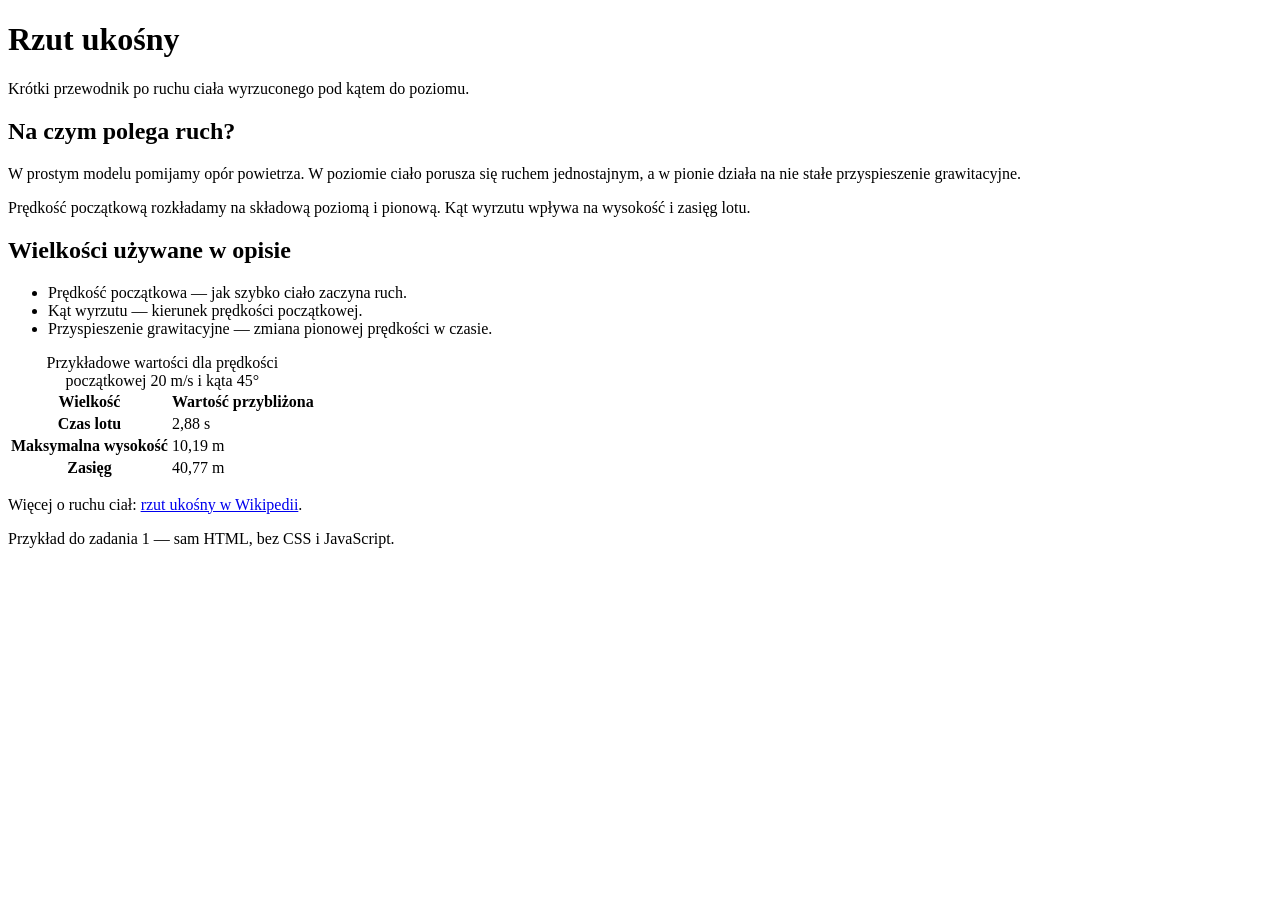
<file: assets/solutions_www/01_sol/index.html>
<!doctype html>
<html lang="pl">
<head>
  <meta charset="utf-8">
  <meta name="viewport" content="width=device-width, initial-scale=1">
  <title>Rzut ukośny — podstawowe informacje</title>
</head>
<body>
  <header>
    <h1>Rzut ukośny</h1>
    <p>Krótki przewodnik po ruchu ciała wyrzuconego pod kątem do poziomu.</p>
  </header>
  <main>
    <section>
      <h2>Na czym polega ruch?</h2>
      <p>W prostym modelu pomijamy opór powietrza. W poziomie ciało porusza się ruchem jednostajnym, a w pionie działa na nie stałe przyspieszenie grawitacyjne.</p>
      <p>Prędkość początkową rozkładamy na składową poziomą i pionową. Kąt wyrzutu wpływa na wysokość i zasięg lotu.</p>
    </section>
    <section>
      <h2>Wielkości używane w opisie</h2>
      <ul>
        <li>Prędkość początkowa — jak szybko ciało zaczyna ruch.</li>
        <li>Kąt wyrzutu — kierunek prędkości początkowej.</li>
        <li>Przyspieszenie grawitacyjne — zmiana pionowej prędkości w czasie.</li>
      </ul>
      <table>
        <caption>Przykładowe wartości dla prędkości początkowej 20 m/s i kąta 45°</caption>
        <thead>
          <tr><th scope="col">Wielkość</th><th scope="col">Wartość przybliżona</th></tr>
        </thead>
        <tbody>
          <tr><th scope="row">Czas lotu</th><td>2,88 s</td></tr>
          <tr><th scope="row">Maksymalna wysokość</th><td>10,19 m</td></tr>
          <tr><th scope="row">Zasięg</th><td>40,77 m</td></tr>
        </tbody>
      </table>
    </section>
    <p>Więcej o ruchu ciał: <a href="https://pl.wikipedia.org/wiki/Rzut_uko%C5%9Bny">rzut ukośny w Wikipedii</a>.</p>
  </main>
  <footer><p>Przykład do zadania 1 — sam HTML, bez CSS i JavaScript.</p></footer>
</body>
</html>
</file>
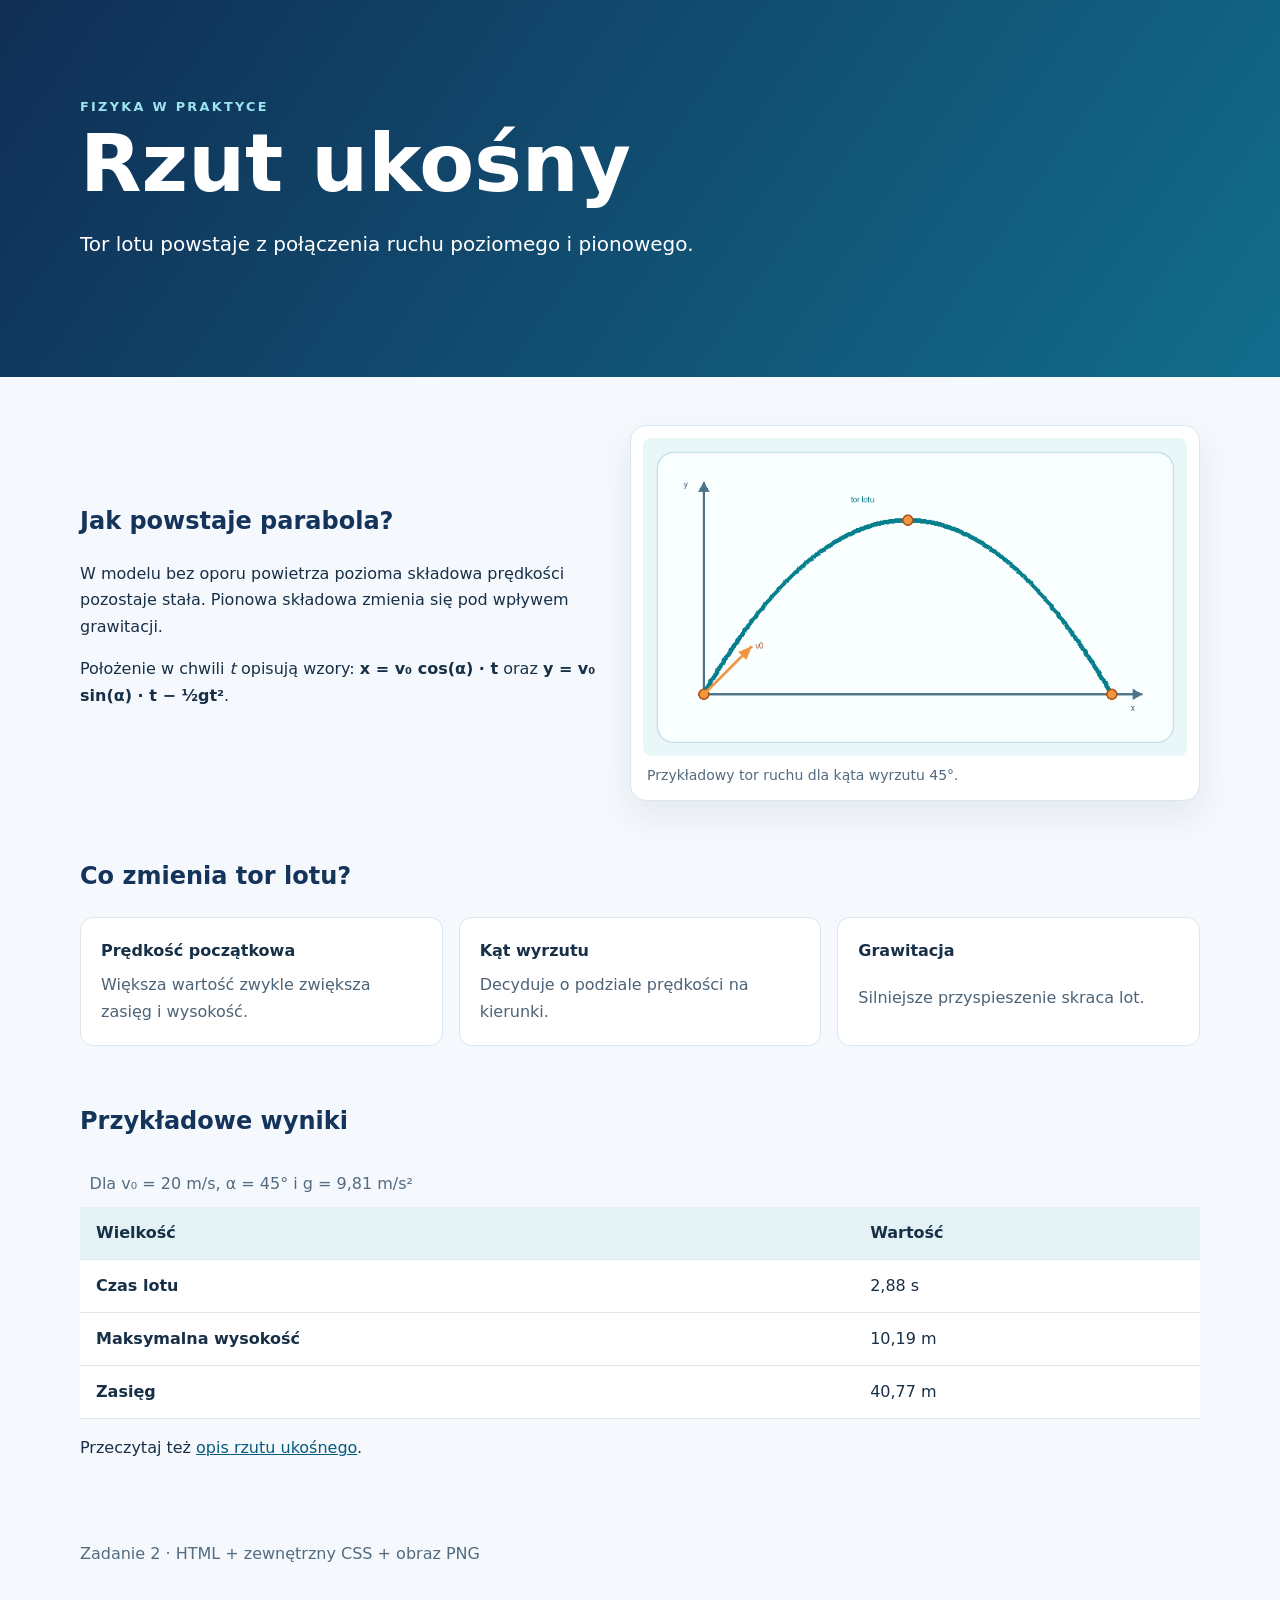
<file: assets/solutions_www/02_sol/index.html>
<!doctype html>
<html lang="pl">
<head>
  <meta charset="utf-8">
  <meta name="viewport" content="width=device-width, initial-scale=1">
  <title>Rzut ukośny — ilustrowany przewodnik</title>
  <link rel="stylesheet" href="style.css">
</head>
<body>
  <header class="hero">
    <div class="container">
      <p class="eyebrow">Fizyka w praktyce</p>
      <h1>Rzut ukośny</h1>
      <p class="lead">Tor lotu powstaje z połączenia ruchu poziomego i pionowego.</p>
    </div>
  </header>
  <main class="container">
    <section class="intro" aria-labelledby="opis">
      <div>
        <h2 id="opis">Jak powstaje parabola?</h2>
        <p>W modelu bez oporu powietrza pozioma składowa prędkości pozostaje stała. Pionowa składowa zmienia się pod wpływem grawitacji.</p>
        <p>Położenie w chwili <var>t</var> opisują wzory: <strong>x = v₀ cos(α) · t</strong> oraz <strong>y = v₀ sin(α) · t − ½gt²</strong>.</p>
      </div>
      <figure>
        <img src="images/obraz.png" width="720" height="420" alt="Paraboliczny tor rzutu ukośnego z zaznaczonym kierunkiem prędkości początkowej">
        <figcaption>Przykładowy tor ruchu dla kąta wyrzutu 45°.</figcaption>
      </figure>
    </section>
    <section aria-labelledby="parametry">
      <h2 id="parametry">Co zmienia tor lotu?</h2>
      <ul class="cards">
        <li><strong>Prędkość początkowa</strong><span>Większa wartość zwykle zwiększa zasięg i wysokość.</span></li>
        <li><strong>Kąt wyrzutu</strong><span>Decyduje o podziale prędkości na kierunki.</span></li>
        <li><strong>Grawitacja</strong><span>Silniejsze przyspieszenie skraca lot.</span></li>
      </ul>
    </section>
    <section aria-labelledby="wyniki">
      <h2 id="wyniki">Przykładowe wyniki</h2>
      <div class="table-wrap">
        <table>
          <caption>Dla v₀ = 20 m/s, α = 45° i g = 9,81 m/s²</caption>
          <thead><tr><th scope="col">Wielkość</th><th scope="col">Wartość</th></tr></thead>
          <tbody>
            <tr><th scope="row">Czas lotu</th><td>2,88 s</td></tr>
            <tr><th scope="row">Maksymalna wysokość</th><td>10,19 m</td></tr>
            <tr><th scope="row">Zasięg</th><td>40,77 m</td></tr>
          </tbody>
        </table>
      </div>
      <p>Przeczytaj też <a href="https://pl.wikipedia.org/wiki/Rzut_uko%C5%9Bny">opis rzutu ukośnego</a>.</p>
    </section>
  </main>
  <footer class="container"><p>Zadanie 2 · HTML + zewnętrzny CSS + obraz PNG</p></footer>
</body>
</html>
</file>
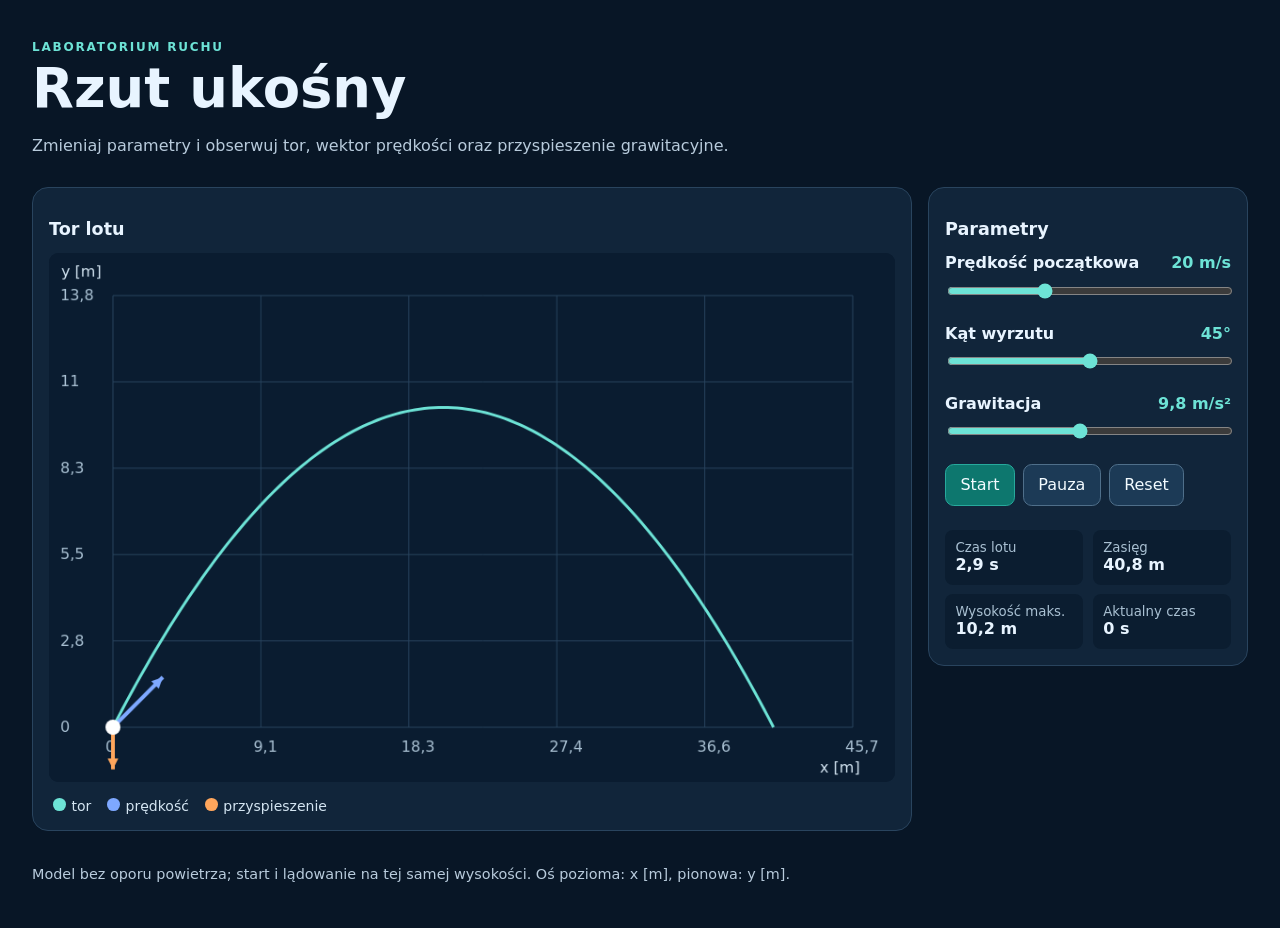
<file: assets/solutions_www/03_sol/index.html>
<!doctype html>
<html lang="pl">
<head>
  <meta charset="utf-8">
  <meta name="viewport" content="width=device-width, initial-scale=1">
  <title>Rzut ukośny — symulator</title>
  <style>
    :root { color-scheme: dark; font-family: system-ui, sans-serif; background: #081626; color: #e8f4ff; }
    * { box-sizing: border-box; }
    body { margin: 0; min-height: 100vh; }
    header, main, footer { width: min(100% - 2rem, 76rem); margin-inline: auto; }
    header { padding: 2.5rem 0 1rem; }
    h1 { margin: .2rem 0; font-size: clamp(2rem, 5vw, 3.4rem); }
    h2 { font-size: 1.1rem; }
    p { color: #b8cbdc; }
    .eyebrow { margin: 0; color: #6de3d6; font-weight: 800; letter-spacing: .15em; text-transform: uppercase; font-size: .75rem; }
    .layout { display: grid; grid-template-columns: minmax(0, 1fr) minmax(17rem, 20rem); gap: 1rem; align-items: start; }
    .panel { padding: 1rem; background: #11253a; border: 1px solid #29445e; border-radius: 1rem; }
    canvas { display: block; width: 100%; height: auto; aspect-ratio: 16 / 10; background: #0a1c30; border-radius: .6rem; }
    .legend { display: flex; flex-wrap: wrap; gap: 1rem; margin: 1rem .25rem 0; color: #d4e5f2; font-size: .875rem; }
    .swatch { display: inline-block; width: .8rem; height: .8rem; margin-right: .35rem; border-radius: 50%; }
    .path { background: #6de3d6; } .velocity { background: #7ea8ff; } .acceleration { background: #ffa65c; }
    .control { display: block; margin-bottom: 1.3rem; }
    .control > span { display: flex; justify-content: space-between; gap: .5rem; font-weight: 650; }
    output { color: #6de3d6; font-variant-numeric: tabular-nums; }
    input[type=range] { width: 100%; margin-top: .65rem; accent-color: #6de3d6; }
    .buttons { display: flex; flex-wrap: wrap; gap: .5rem; }
    button { padding: .65rem .9rem; border: 1px solid #4f6f8a; border-radius: .55rem; background: #1c3a56; color: #f3fbff; font: inherit; cursor: pointer; }
    button:hover { background: #285374; }
    button:focus-visible, input:focus-visible { outline: 3px solid #ffd17e; outline-offset: 3px; }
    button.primary { background: #0d776e; border-color: #27a99c; }
    .stats { display: grid; grid-template-columns: repeat(2, 1fr); gap: .6rem; margin-top: 1.5rem; }
    .stat { padding: .65rem; background: #0b1d30; border-radius: .5rem; }
    .stat small { display: block; color: #a9c0d2; }
    .stat strong { font-variant-numeric: tabular-nums; }
    footer { padding: 1.25rem 0 2rem; font-size: .9rem; }
    @media (max-width: 790px) { .layout { grid-template-columns: 1fr; } }
    @media (prefers-reduced-motion: reduce) { * { scroll-behavior: auto !important; } }
  </style>
</head>
<body>
  <header>
    <p class="eyebrow">Laboratorium ruchu</p>
    <h1>Rzut ukośny</h1>
    <p>Zmieniaj parametry i obserwuj tor, wektor prędkości oraz przyspieszenie grawitacyjne.</p>
  </header>
  <main class="layout">
    <section class="panel" aria-labelledby="wykres-tytul">
      <h2 id="wykres-tytul">Tor lotu</h2>
      <canvas id="plot" width="900" height="560" role="img" aria-label="Tor rzutu ukośnego z wektorami prędkości i przyspieszenia">Twoja przeglądarka nie obsługuje elementu canvas.</canvas>
      <div class="legend" aria-hidden="true"><span><i class="swatch path"></i>tor</span><span><i class="swatch velocity"></i>prędkość</span><span><i class="swatch acceleration"></i>przyspieszenie</span></div>
    </section>
    <section class="panel" aria-labelledby="ustawienia-tytul">
      <h2 id="ustawienia-tytul">Parametry</h2>
      <label class="control" for="speed"><span>Prędkość początkowa <output id="speed-value" for="speed">20 m/s</output></span><input id="speed" type="range" min="5" max="50" step="1" value="20"></label>
      <label class="control" for="angle"><span>Kąt wyrzutu <output id="angle-value" for="angle">45°</output></span><input id="angle" type="range" min="5" max="85" step="1" value="45"></label>
      <label class="control" for="gravity"><span>Grawitacja <output id="gravity-value" for="gravity">9,8 m/s²</output></span><input id="gravity" type="range" min="1" max="20" step="0.1" value="9.8"></label>
      <div class="buttons"><button class="primary" id="start" type="button">Start</button><button id="pause" type="button">Pauza</button><button id="reset" type="button">Reset</button></div>
      <div class="stats">
        <div class="stat"><small>Czas lotu</small><strong id="flight-time">–</strong></div>
        <div class="stat"><small>Zasięg</small><strong id="range">–</strong></div>
        <div class="stat"><small>Wysokość maks.</small><strong id="height">–</strong></div>
        <div class="stat"><small>Aktualny czas</small><strong id="current-time">0 s</strong></div>
      </div>
    </section>
  </main>
  <footer><p>Model bez oporu powietrza; start i lądowanie na tej samej wysokości. Oś pozioma: x [m], pionowa: y [m].</p></footer>
  <script>
    'use strict';
    const canvas = document.getElementById('plot');
    const ctx = canvas.getContext('2d');
    const controls = ['speed', 'angle', 'gravity'].map(id => document.getElementById(id));
    const fmt = new Intl.NumberFormat('pl-PL', { maximumFractionDigits: 1 });
    let elapsed = 0;
    let playing = false;
    let previousFrame = null;

    function model() {
      const speed = Number(controls[0].value);
      const angle = Number(controls[1].value) * Math.PI / 180;
      const gravity = Number(controls[2].value);
      const vx = speed * Math.cos(angle);
      const vy0 = speed * Math.sin(angle);
      const flight = 2 * vy0 / gravity;
      return { speed, angle, gravity, vx, vy0, flight, range: vx * flight, height: vy0 * vy0 / (2 * gravity) };
    }
    function position(m, t) { return { x: m.vx * t, y: m.vy0 * t - m.gravity * t * t / 2 }; }
    function arrow(x1, y1, x2, y2, color) {
      const a = Math.atan2(y2 - y1, x2 - x1);
      ctx.strokeStyle = color; ctx.fillStyle = color; ctx.lineWidth = 4;
      ctx.beginPath(); ctx.moveTo(x1, y1); ctx.lineTo(x2, y2); ctx.stroke();
      ctx.beginPath(); ctx.moveTo(x2, y2);
      ctx.lineTo(x2 - 13 * Math.cos(a - .45), y2 - 13 * Math.sin(a - .45));
      ctx.lineTo(x2 - 13 * Math.cos(a + .45), y2 - 13 * Math.sin(a + .45));
      ctx.closePath(); ctx.fill();
    }
    function draw() {
      const m = model();
      const w = canvas.width, h = canvas.height;
      const left = 68, right = 45, top = 45, bottom = 58;
      const pw = w - left - right, ph = h - top - bottom;
      const xMax = Math.max(m.range * 1.12, 1);
      const yMax = Math.max(m.height * 1.35, 1);
      const sx = x => left + x / xMax * pw;
      const sy = y => h - bottom - y / yMax * ph;
      ctx.clearRect(0, 0, w, h);
      ctx.fillStyle = '#0a1c30'; ctx.fillRect(0, 0, w, h);
      ctx.font = '16px system-ui'; ctx.lineWidth = 1;
      for (let i = 0; i <= 5; i++) {
        const x = left + pw * i / 5, y = top + ph * i / 5;
        ctx.strokeStyle = '#29445e';
        ctx.beginPath(); ctx.moveTo(x, top); ctx.lineTo(x, h - bottom); ctx.moveTo(left, y); ctx.lineTo(w - right, y); ctx.stroke();
        ctx.fillStyle = '#a9c0d2';
        ctx.fillText(fmt.format(xMax * i / 5), x - 8, h - bottom + 26);
        ctx.fillText(fmt.format(yMax * (5 - i) / 5), 12, y + 5);
      }
      ctx.fillStyle = '#d4e5f2'; ctx.fillText('x [m]', w - 80, h - 10); ctx.fillText('y [m]', 13, 25);
      ctx.strokeStyle = '#6de3d6'; ctx.lineWidth = 3; ctx.beginPath();
      for (let i = 0; i <= 140; i++) {
        const p = position(m, m.flight * i / 140);
        if (i === 0) ctx.moveTo(sx(p.x), sy(p.y)); else ctx.lineTo(sx(p.x), sy(p.y));
      }
      ctx.stroke();
      const t = Math.min(elapsed, m.flight);
      const p = position(m, t);
      const px = sx(p.x), py = sy(Math.max(0, p.y));
      const vy = m.vy0 - m.gravity * t;
      const vLength = 75 / m.speed;
      arrow(px, py, px + m.vx * vLength, py - vy * vLength, '#7ea8ff');
      arrow(px, py, px, py + 25 + m.gravity * 2, '#ffa65c');
      ctx.fillStyle = '#ffffff'; ctx.beginPath(); ctx.arc(px, py, 8, 0, 2 * Math.PI); ctx.fill();
      document.getElementById('flight-time').textContent = fmt.format(m.flight) + ' s';
      document.getElementById('range').textContent = fmt.format(m.range) + ' m';
      document.getElementById('height').textContent = fmt.format(m.height) + ' m';
      document.getElementById('current-time').textContent = fmt.format(t) + ' s';
      canvas.setAttribute('aria-label', `Tor rzutu: zasięg ${fmt.format(m.range)} metrów, wysokość ${fmt.format(m.height)} metrów, aktualny czas ${fmt.format(t)} sekund; pokazano wektory prędkości i przyspieszenia.`);
    }
    function frame(now) {
      if (!playing) return;
      if (previousFrame !== null) elapsed += Math.min((now - previousFrame) / 1000, .1);
      previousFrame = now;
      if (elapsed >= model().flight) { elapsed = model().flight; playing = false; previousFrame = null; }
      draw();
      if (playing) requestAnimationFrame(frame);
    }
    function stop() { playing = false; previousFrame = null; }
    controls.forEach((input, i) => input.addEventListener('input', () => {
      const unit = [' m/s', '°', ' m/s²'][i];
      document.getElementById(input.id + '-value').textContent = fmt.format(Number(input.value)) + unit;
      elapsed = 0; previousFrame = null; draw();
    }));
    document.getElementById('start').addEventListener('click', () => {
      if (playing) return;
      if (elapsed >= model().flight) elapsed = 0;
      playing = true; previousFrame = null; requestAnimationFrame(frame);
    });
    document.getElementById('pause').addEventListener('click', stop);
    document.getElementById('reset').addEventListener('click', () => { stop(); elapsed = 0; draw(); });
    draw();
  </script>
</body>
</html>
</file>
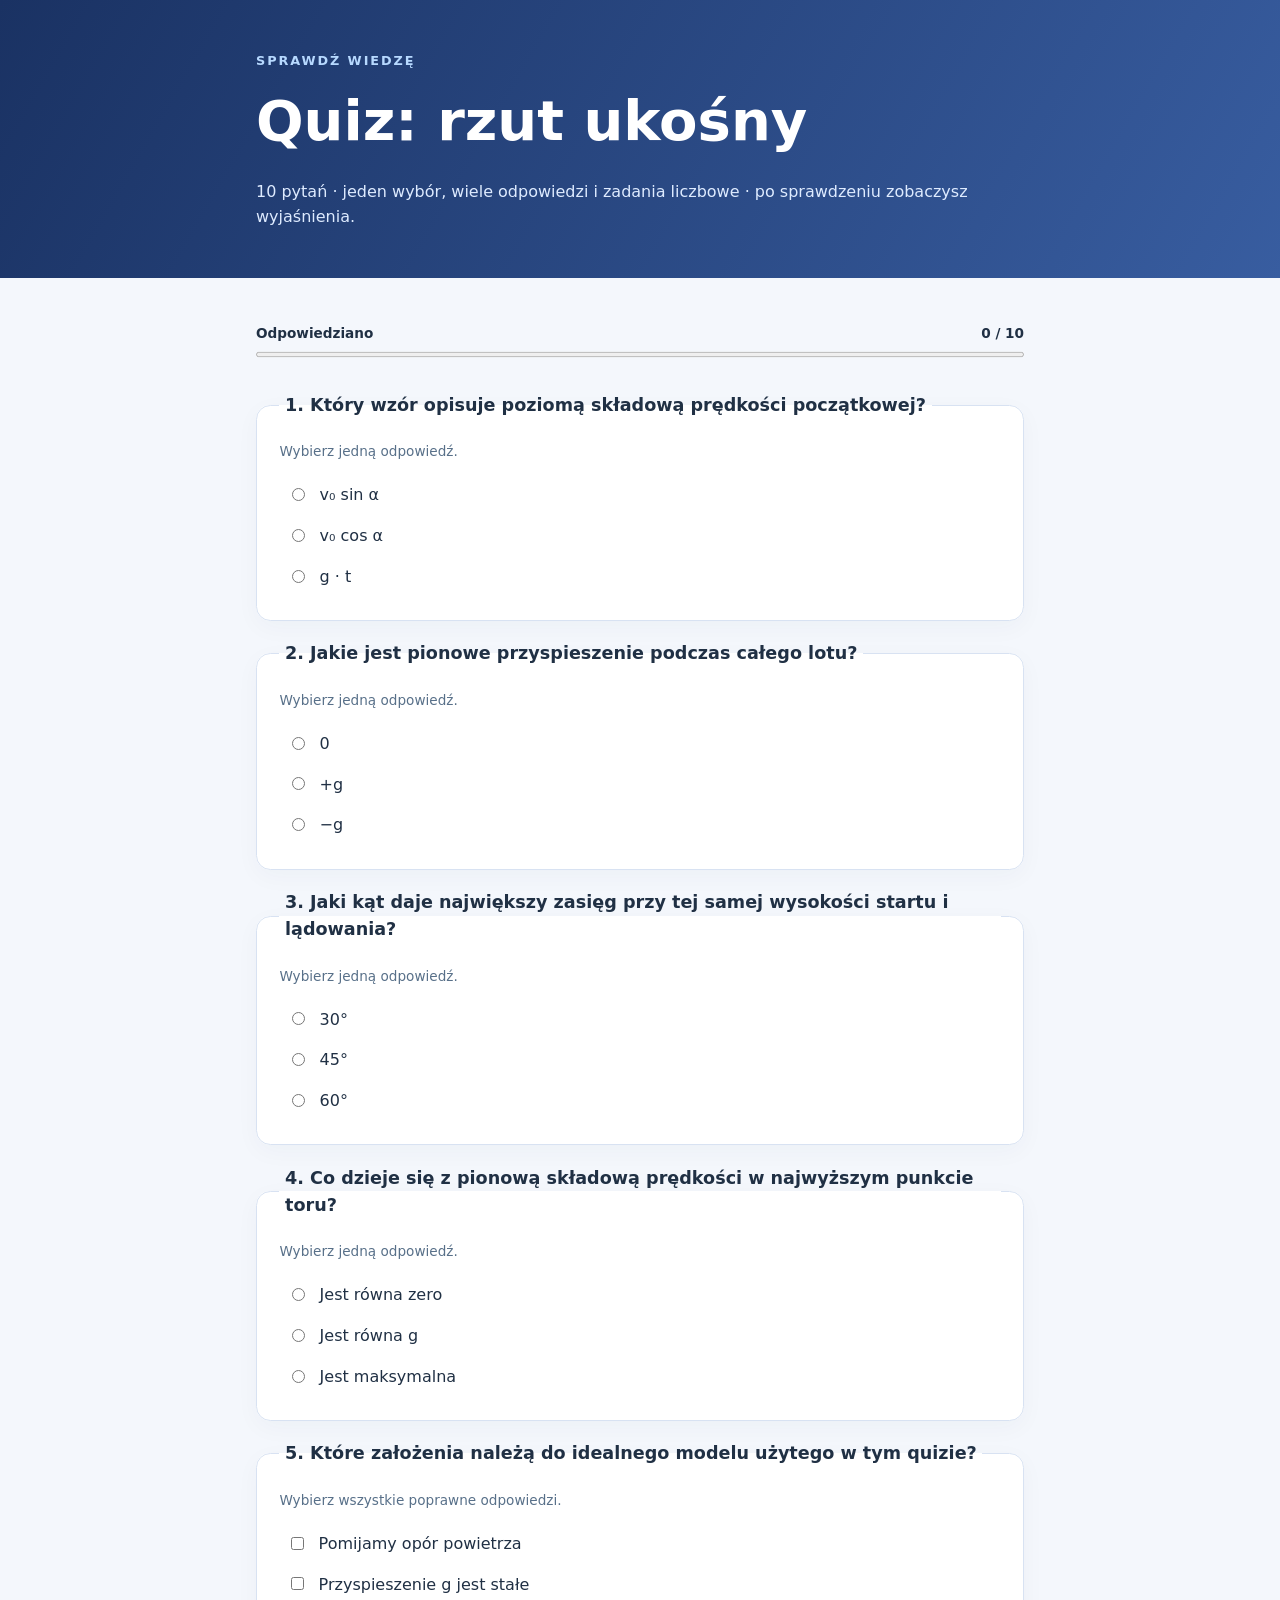
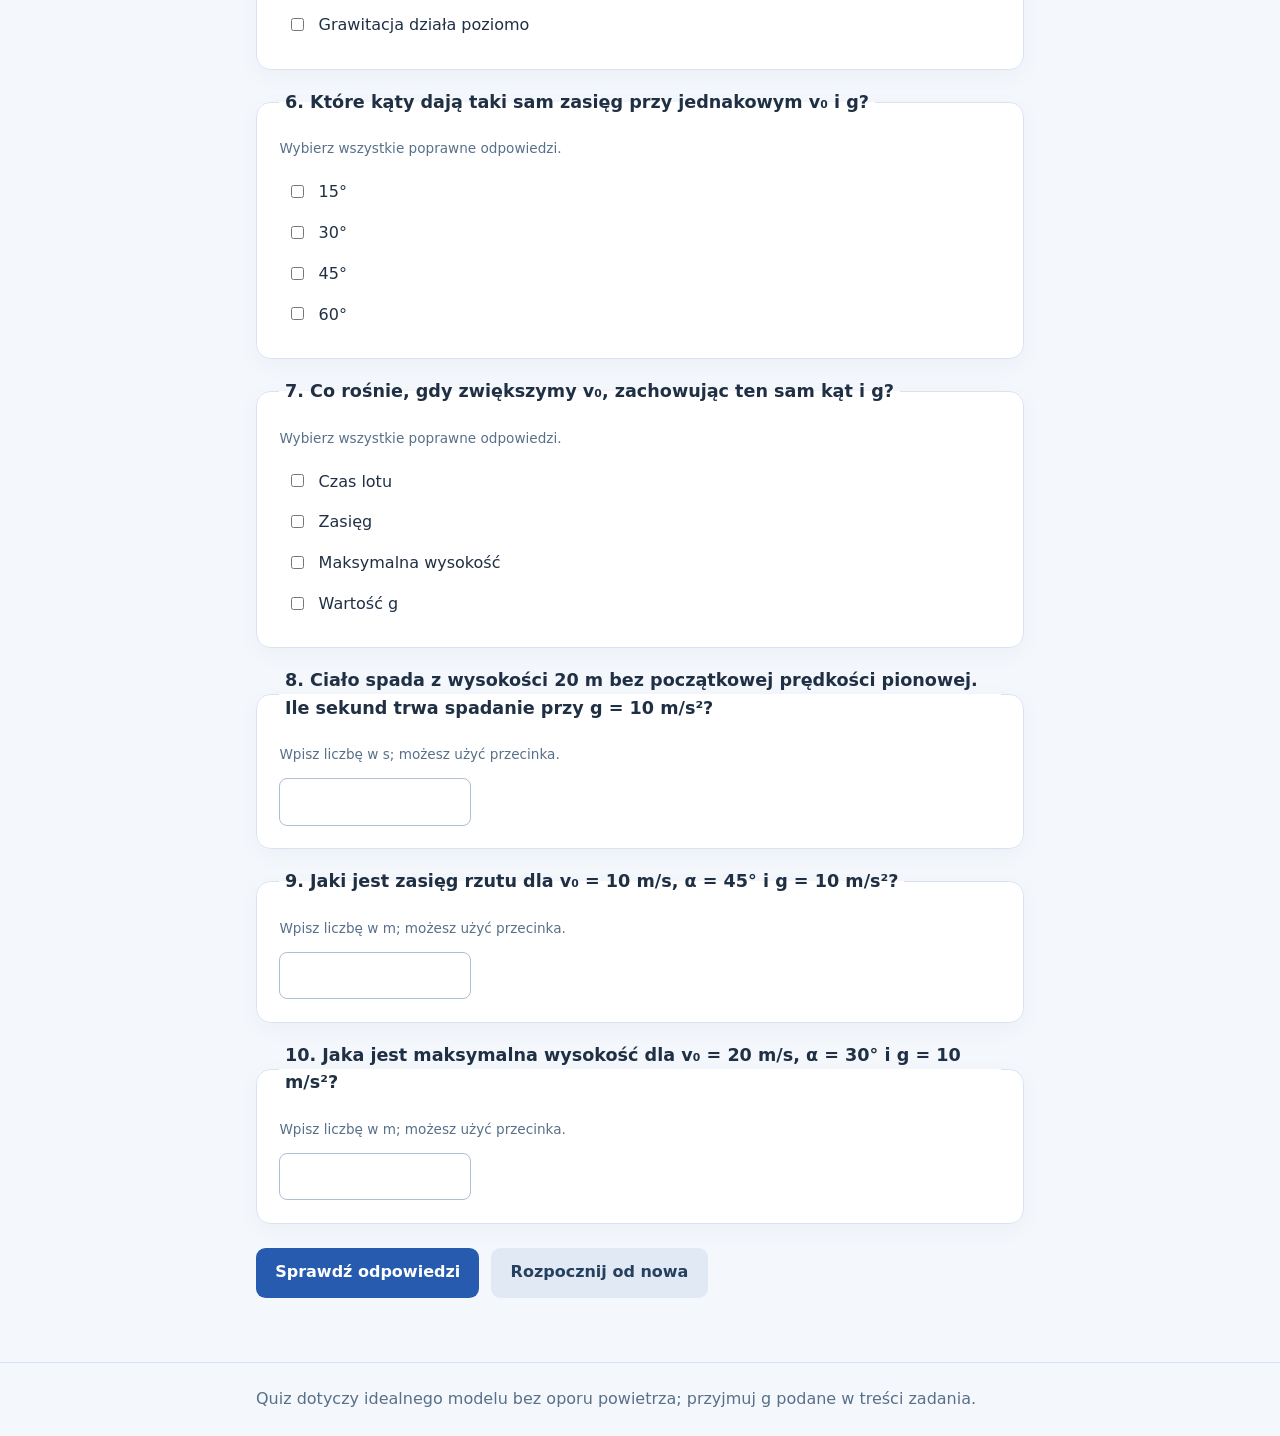
<file: assets/solutions_www/06_sol/index.html>
<!doctype html>
<html lang="pl">
<head>
  <meta charset="utf-8">
  <meta name="viewport" content="width=device-width, initial-scale=1">
  <meta name="description" content="Interaktywny quiz z fizyki: dziesięć pytań o rzut ukośny, wynik i wyjaśnienia.">
  <title>Quiz — rzut ukośny</title>
  <style>
    :root { font-family: system-ui, sans-serif; color: #203044; background: #f4f7fc; }
    * { box-sizing: border-box; }
    body { margin: 0; line-height: 1.55; }
    .wrap { width: min(100% - 2rem, 48rem); margin-inline: auto; }
    header { padding: 3rem 0; background: linear-gradient(120deg, #1a3263, #385da0); color: white; }
    .eyebrow { color: #b7d9ff; text-transform: uppercase; letter-spacing: .15em; font-size: .8rem; font-weight: 800; }
    h1 { margin: .3rem 0; font-size: clamp(2.2rem, 6vw, 3.5rem); }
    header p { margin-bottom: 0; color: #deebff; }
    main { padding-block: 2rem 4rem; }
    .progress { position: sticky; top: 0; z-index: 2; padding: .8rem 0; background: #f4f7fcf2; backdrop-filter: blur(10px); }
    .progress label { display: flex; justify-content: space-between; font-size: .85rem; font-weight: 700; }
    progress { display: block; width: 100%; height: .65rem; margin-top: .35rem; accent-color: #265cb5; }
    fieldset { margin: 1.2rem 0; padding: 1.4rem; border: 1px solid #d8e2f2; border-radius: .9rem; background: white; box-shadow: 0 .4rem 1.5rem #19366009; }
    fieldset.correct { border-color: #249b73; } fieldset.incorrect { border-color: #d7675b; }
    legend { padding: 0 .35rem; font-weight: 800; font-size: 1.1rem; }
    .question-type { margin: 0 0 .8rem; color: #587089; font-size: .85rem; }
    .choice { display: flex; gap: .7rem; align-items: flex-start; padding: .5rem; border-radius: .4rem; cursor: pointer; }
    .choice:hover { background: #f2f6fc; }
    .choice input { margin-top: .3rem; accent-color: #285db1; }
    .numeric { width: min(100%, 12rem); padding: .65rem; border: 1px solid #aebed3; border-radius: .5rem; font: inherit; }
    .feedback { margin-top: 1rem; padding: .8rem; border-radius: .5rem; background: #f2f6fc; }
    .feedback[hidden], #result[hidden] { display: none; }
    .actions { display: flex; flex-wrap: wrap; gap: .75rem; margin-top: 1.5rem; }
    button { border: 0; border-radius: .6rem; padding: .8rem 1.2rem; background: #265bb0; color: white; font: inherit; font-weight: 750; cursor: pointer; }
    button.secondary { background: #e1e9f5; color: #25415f; }
    button:hover { filter: brightness(1.08); }
    button:focus-visible, input:focus-visible { outline: 3px solid #f5a94d; outline-offset: 3px; }
    #result { margin-top: 1.5rem; padding: 1.4rem; border-radius: .9rem; background: #e6f3ef; border: 1px solid #b8dfcf; }
    #result h2 { margin-top: 0; }
    footer { padding: 1.5rem 0; color: #587089; border-top: 1px solid #d8e2f2; }
  </style>
</head>
<body>
  <header><div class="wrap"><span class="eyebrow">Sprawdź wiedzę</span><h1>Quiz: rzut ukośny</h1><p>10 pytań · jeden wybór, wiele odpowiedzi i zadania liczbowe · po sprawdzeniu zobaczysz wyjaśnienia.</p></div></header>
  <main class="wrap">
    <div class="progress"><label for="progress"><span>Odpowiedziano</span><span id="progress-label">0 / 10</span></label><progress id="progress" max="10" value="0"></progress></div>
    <form id="quiz" novalidate></form>
    <div class="actions"><button id="check" type="button">Sprawdź odpowiedzi</button><button id="restart" class="secondary" type="button">Rozpocznij od nowa</button></div>
    <div id="result" hidden role="status" aria-live="polite"></div>
  </main>
  <footer><div class="wrap">Quiz dotyczy idealnego modelu bez oporu powietrza; przyjmuj g podane w treści zadania.</div></footer>
  <script>
    'use strict';
    const questions = [
      { type: 'single', text: 'Który wzór opisuje poziomą składową prędkości początkowej?', options: ['v₀ sin α', 'v₀ cos α', 'g · t'], answer: [1], why: 'Składowa pozioma to rzut wektora prędkości na oś x: v₀ cos α.' },
      { type: 'single', text: 'Jakie jest pionowe przyspieszenie podczas całego lotu?', options: ['0', '+g', '−g'], answer: [2], why: 'Przy osi y skierowanej w górę grawitacja działa w dół, więc aᵧ = −g.' },
      { type: 'single', text: 'Jaki kąt daje największy zasięg przy tej samej wysokości startu i lądowania?', options: ['30°', '45°', '60°'], answer: [1], why: 'Zasięg R = v₀² sin(2α)/g jest największy, gdy sin(2α) = 1, czyli dla α = 45°.' },
      { type: 'single', text: 'Co dzieje się z pionową składową prędkości w najwyższym punkcie toru?', options: ['Jest równa zero', 'Jest równa g', 'Jest maksymalna'], answer: [0], why: 'Na chwilę przed opadaniem pionowa prędkość zmienia znak i przechodzi przez zero.' },
      { type: 'multi', text: 'Które założenia należą do idealnego modelu użytego w tym quizie?', options: ['Pomijamy opór powietrza', 'Przyspieszenie g jest stałe', 'Grawitacja działa poziomo'], answer: [0, 1], why: 'Model zakłada brak oporu powietrza i stałe pionowe przyspieszenie grawitacyjne.' },
      { type: 'multi', text: 'Które kąty dają taki sam zasięg przy jednakowym v₀ i g?', options: ['15°', '30°', '45°', '60°'], answer: [1, 3], why: 'Kąty dopełniające się do 90° mają taką samą wartość sin(2α); 30° i 60° dają równy zasięg.' },
      { type: 'multi', text: 'Co rośnie, gdy zwiększymy v₀, zachowując ten sam kąt i g?', options: ['Czas lotu', 'Zasięg', 'Maksymalna wysokość', 'Wartość g'], answer: [0, 1, 2], why: 'Czas jest proporcjonalny do v₀, a zasięg i wysokość do v₀². Wartość g się nie zmienia.' },
      { type: 'number', text: 'Ciało spada z wysokości 20 m bez początkowej prędkości pionowej. Ile sekund trwa spadanie przy g = 10 m/s²?', answer: 2, unit: 's', why: 'Z równania h = ½gt² mamy t = √(2h/g) = √4 = 2 s.' },
      { type: 'number', text: 'Jaki jest zasięg rzutu dla v₀ = 10 m/s, α = 45° i g = 10 m/s²?', answer: 10, unit: 'm', why: 'R = v₀² sin(2α)/g = 100 · 1 / 10 = 10 m.' },
      { type: 'number', text: 'Jaka jest maksymalna wysokość dla v₀ = 20 m/s, α = 30° i g = 10 m/s²?', answer: 5, unit: 'm', why: 'Pionowa prędkość początkowa wynosi 10 m/s, a H = vᵧ₀²/(2g) = 100/20 = 5 m.' }
    ];
    const quiz = document.getElementById('quiz');
    const result = document.getElementById('result');
    function build() {
      quiz.replaceChildren(); result.hidden = true; result.replaceChildren();
      questions.forEach((q, i) => {
        const field = document.createElement('fieldset');
        field.dataset.index = i;
        const legend = document.createElement('legend'); legend.textContent = `${i + 1}. ${q.text}`; field.append(legend);
        const hint = document.createElement('p'); hint.className = 'question-type'; hint.textContent = q.type === 'single' ? 'Wybierz jedną odpowiedź.' : q.type === 'multi' ? 'Wybierz wszystkie poprawne odpowiedzi.' : `Wpisz liczbę w ${q.unit}; możesz użyć przecinka.`; field.append(hint);
        if (q.type === 'number') {
          const input = document.createElement('input'); input.className = 'numeric'; input.type = 'text'; input.inputMode = 'decimal'; input.autocomplete = 'off'; input.setAttribute('aria-label', `Odpowiedź liczbowa na pytanie ${i + 1}`); field.append(input);
        } else q.options.forEach((option, j) => {
          const label = document.createElement('label'); label.className = 'choice';
          const input = document.createElement('input'); input.type = q.type === 'single' ? 'radio' : 'checkbox'; input.name = `q${i}`; input.value = j;
          const span = document.createElement('span'); span.textContent = option; label.append(input, span); field.append(label);
        });
        const feedback = document.createElement('div'); feedback.className = 'feedback'; feedback.hidden = true; field.append(feedback); quiz.append(field);
      });
      document.getElementById('check').disabled = false;
      updateProgress();
    }
    function answered(field, q) { return q.type === 'number' ? field.querySelector('.numeric').value.trim() !== '' : !!field.querySelector('input:checked'); }
    function updateProgress() {
      const count = questions.filter((q, i) => answered(quiz.children[i], q)).length;
      document.getElementById('progress').value = count;
      document.getElementById('progress-label').textContent = `${count} / ${questions.length}`;
    }
    function isCorrect(field, q) {
      if (q.type === 'number') {
        const raw = field.querySelector('.numeric').value.trim().replace(',', '.');
        if (raw === '' || !Number.isFinite(Number(raw))) return false;
        return Math.abs(Number(raw) - q.answer) <= .05;
      }
      const selected = [...field.querySelectorAll('input:checked')].map(input => Number(input.value));
      return selected.length === q.answer.length && q.answer.every(value => selected.includes(value));
    }
    document.getElementById('check').addEventListener('click', () => {
      let score = 0;
      questions.forEach((q, i) => {
        const field = quiz.children[i], correct = isCorrect(field, q);
        if (correct) score++;
        field.classList.add(correct ? 'correct' : 'incorrect');
        const feedback = field.querySelector('.feedback');
        const right = q.type === 'number' ? `${q.answer} ${q.unit}` : q.answer.map(index => q.options[index]).join(', ');
        feedback.textContent = `${correct ? 'Poprawnie.' : 'Niepoprawnie. Poprawna odpowiedź: ' + right + '.'} ${q.why}`;
        feedback.hidden = false;
        field.querySelectorAll('input').forEach(input => { input.disabled = true; });
      });
      document.getElementById('check').disabled = true;
      const title = document.createElement('h2'); title.textContent = `Wynik: ${score} / ${questions.length}`;
      const detail = document.createElement('p'); detail.textContent = score === questions.length ? 'Świetnie! Wszystkie odpowiedzi są poprawne.' : 'Przejrzyj wyjaśnienia pod pytaniami i spróbuj ponownie.';
      result.replaceChildren(title, detail); result.hidden = false; result.scrollIntoView({ behavior: 'smooth', block: 'center' });
    });
    document.getElementById('restart').addEventListener('click', () => { build(); window.scrollTo({ top: 0, behavior: 'smooth' }); });
    quiz.addEventListener('input', updateProgress);
    quiz.addEventListener('change', updateProgress);
    build();
  </script>
</body>
</html>
</file>
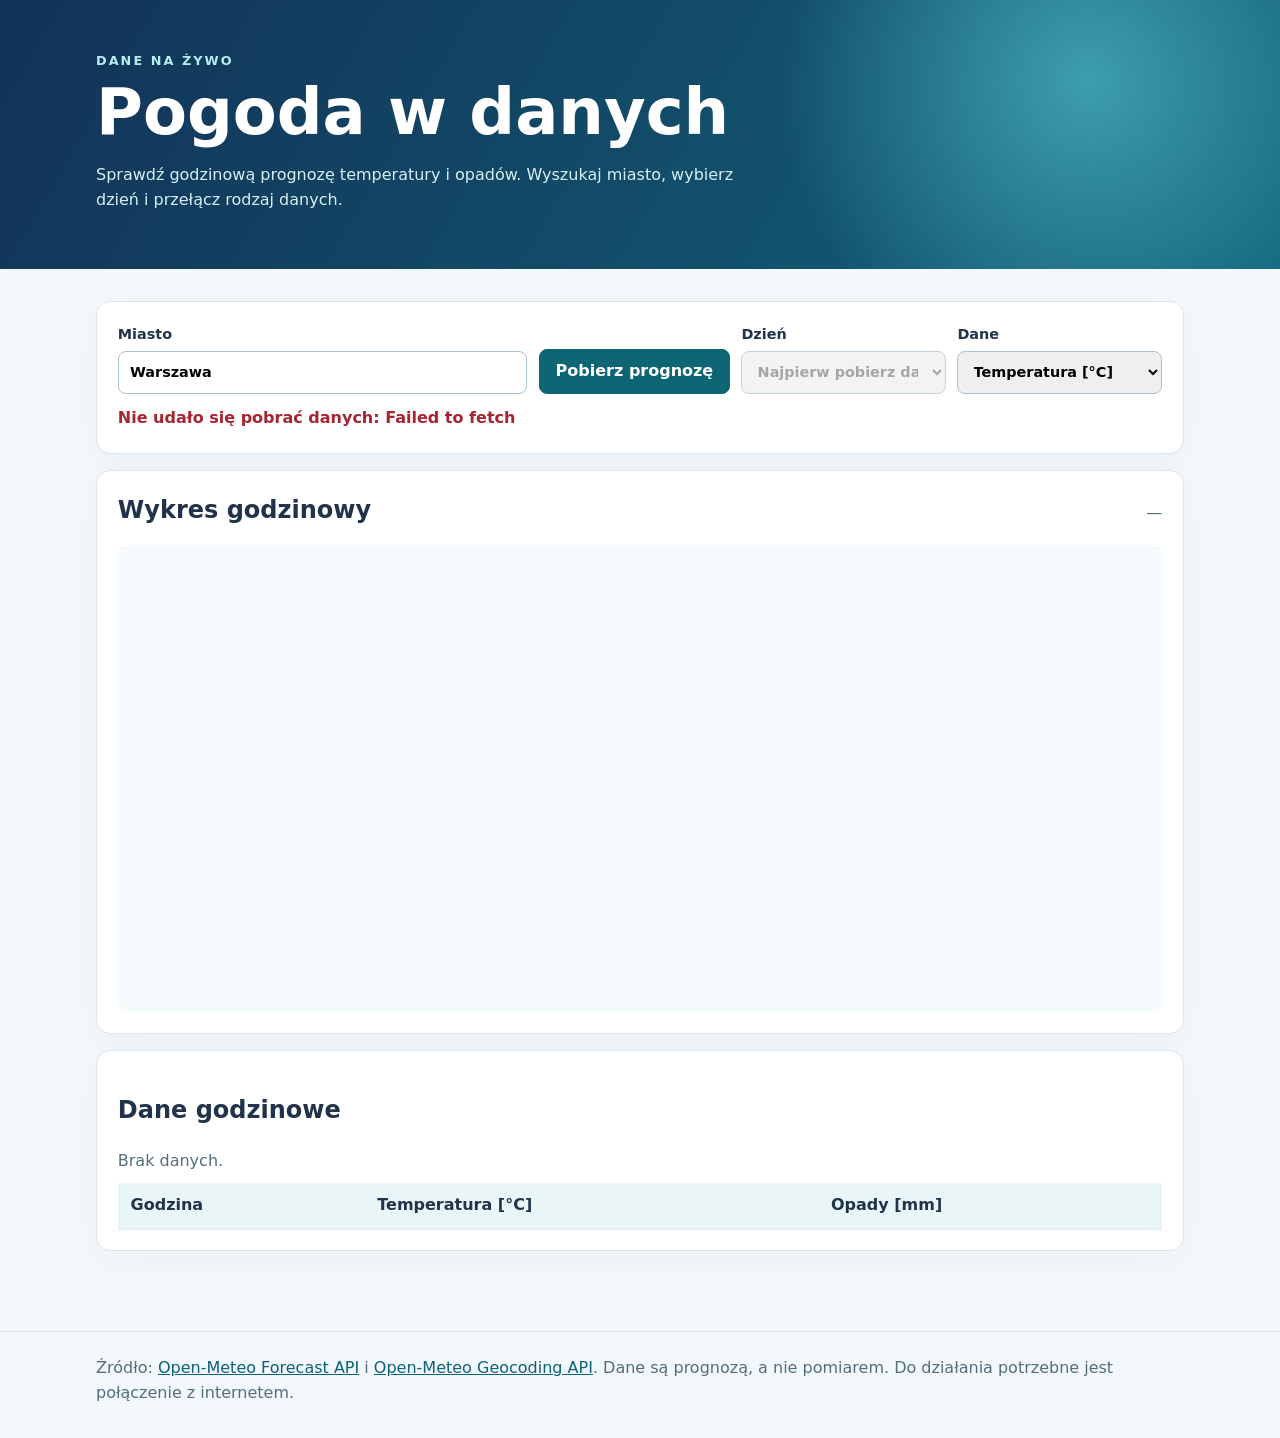
<file: assets/solutions_www/07_sol/index.html>
<!doctype html>
<html lang="pl">
<head>
  <meta charset="utf-8">
  <meta name="viewport" content="width=device-width, initial-scale=1">
  <meta name="description" content="Prognoza godzinowa z publicznego API Open-Meteo: tabela, wykres i filtry.">
  <title>Pogoda w danych — Open-Meteo</title>
  <style>
    :root { font-family: system-ui, sans-serif; color: #20334b; background: #f3f8fc; }
    * { box-sizing: border-box; }
    body { margin: 0; line-height: 1.55; }
    .wrap { width: min(100% - 2rem, 68rem); margin-inline: auto; }
    header { padding: 3rem 0 2.5rem; color: white; background: radial-gradient(circle at 85% 30%, #3d9eae, transparent 28%), linear-gradient(120deg, #123257, #12647a); }
    .eyebrow { color: #b6edf0; font-size: .8rem; text-transform: uppercase; letter-spacing: .16em; font-weight: 800; }
    h1 { margin: .25rem 0 .75rem; font-size: clamp(2.3rem, 5vw, 4.2rem); line-height: 1.1; }
    header p { max-width: 40rem; color: #d6f0f2; }
    main { padding-block: 2rem 4rem; }
    .panel { padding: 1.3rem; margin-bottom: 1rem; border: 1px solid #d8e5ee; border-radius: .9rem; background: white; box-shadow: 0 .6rem 2rem #1435520a; }
    .filters { display: grid; grid-template-columns: minmax(11rem, 2fr) auto minmax(10rem, 1fr) minmax(10rem, 1fr); gap: .7rem; align-items: end; }
    label { display: grid; gap: .35rem; font-weight: 700; font-size: .9rem; }
    input, select, button { width: 100%; min-height: 2.7rem; padding: .55rem .7rem; border: 1px solid #aac1d1; border-radius: .5rem; font: inherit; }
    button { padding-inline: 1rem; border-color: #0e6675; background: #0e6675; color: white; font-weight: 800; cursor: pointer; }
    button:disabled { opacity: .6; cursor: wait; }
    button:hover:not(:disabled) { background: #0a5260; }
    button:focus-visible, input:focus-visible, select:focus-visible, a:focus-visible { outline: 3px solid #f4b04e; outline-offset: 3px; }
    .status { min-height: 1.6rem; margin: .8rem 0 0; color: #4b6678; }
    .status.error { color: #a62530; font-weight: 700; }
    .summary { display: flex; flex-wrap: wrap; justify-content: space-between; align-items: baseline; gap: .5rem; }
    .summary h2 { margin: 0; }
    .summary p { margin: 0; color: #536e7c; }
    .chart { display: block; width: 100%; height: auto; margin-top: 1rem; border-radius: .5rem; background: #f5fafc; }
    .table-scroll { max-height: 30rem; overflow: auto; margin-top: 1rem; }
    table { width: 100%; border-collapse: collapse; }
    caption { padding-bottom: .6rem; color: #526e7b; text-align: left; }
    th, td { padding: .65rem .8rem; border-bottom: 1px solid #e0eaf0; text-align: left; }
    thead { position: sticky; top: 0; background: #e9f5f7; }
    tbody tr:nth-child(even) { background: #f7fafc; }
    footer { padding: 1.5rem 0 2rem; color: #526e7b; border-top: 1px solid #d8e5ee; }
    footer a { color: #0d617a; }
    @media (max-width: 780px) { .filters { grid-template-columns: 1fr 1fr; } .search { grid-column: 1 / -1; } }
    @media (max-width: 480px) { .filters { grid-template-columns: 1fr; } .search { grid-column: auto; } }
  </style>
</head>
<body>
  <header><div class="wrap"><span class="eyebrow">Dane na żywo</span><h1>Pogoda w danych</h1><p>Sprawdź godzinową prognozę temperatury i opadów. Wyszukaj miasto, wybierz dzień i przełącz rodzaj danych.</p></div></header>
  <main class="wrap">
    <section class="panel" aria-label="Filtry prognozy">
      <form class="filters" id="search-form">
        <label class="search" for="city">Miasto<input id="city" name="city" type="search" value="Warszawa" minlength="2" required autocomplete="address-level2"></label>
        <button type="submit" id="search-button">Pobierz prognozę</button>
        <label for="day">Dzień<select id="day" disabled><option>Najpierw pobierz dane</option></select></label>
        <label for="metric">Dane<select id="metric"><option value="temperature_2m">Temperatura [°C]</option><option value="precipitation">Opady [mm]</option></select></label>
      </form>
      <p id="status" class="status" role="status" aria-live="polite">Ładowanie danych…</p>
    </section>
    <section class="panel" aria-labelledby="chart-title"><div class="summary"><h2 id="chart-title">Wykres godzinowy</h2><p id="place">—</p></div><svg id="chart" class="chart" viewBox="0 0 760 340" role="img" aria-label="Wykres godzinowej prognozy"></svg></section>
    <section class="panel" aria-labelledby="table-title"><h2 id="table-title">Dane godzinowe</h2><div class="table-scroll"><table><caption id="table-caption">Wybierz miasto, aby zobaczyć dane.</caption><thead><tr><th scope="col">Godzina</th><th scope="col">Temperatura [°C]</th><th scope="col">Opady [mm]</th></tr></thead><tbody id="rows"></tbody></table></div></section>
  </main>
  <footer><div class="wrap">Źródło: <a href="https://open-meteo.com/en/docs">Open-Meteo Forecast API</a> i <a href="https://open-meteo.com/en/docs/geocoding-api">Open-Meteo Geocoding API</a>. Dane są prognozą, a nie pomiarem. Do działania potrzebne jest połączenie z internetem.</div></footer>
  <script>
    'use strict';
    const form = document.getElementById('search-form');
    const cityInput = document.getElementById('city');
    const daySelect = document.getElementById('day');
    const metricSelect = document.getElementById('metric');
    const status = document.getElementById('status');
    const chart = document.getElementById('chart');
    const rows = document.getElementById('rows');
    const svgNS = 'http://www.w3.org/2000/svg';
    const fmt = new Intl.NumberFormat('pl-PL', { maximumFractionDigits: 1 });
    let data = null;
    let activeRequest = null;

    function setStatus(message, error = false) { status.textContent = message; status.classList.toggle('error', error); }
    function svg(name, attrs = {}, content = '') {
      const el = document.createElementNS(svgNS, name);
      Object.entries(attrs).forEach(([key, value]) => el.setAttribute(key, value));
      if (content) el.textContent = content;
      chart.append(el);
      return el;
    }
    function clearDisplay() {
      data = null; daySelect.replaceChildren(new Option('Najpierw pobierz dane', '')); daySelect.disabled = true;
      rows.replaceChildren(); chart.replaceChildren();
      document.getElementById('place').textContent = '—';
      document.getElementById('table-caption').textContent = 'Brak danych.';
    }
    function display() {
      if (!data) return;
      const day = daySelect.value, metric = metricSelect.value;
      const unit = metric === 'temperature_2m' ? '°C' : 'mm';
      const all = data.hourly;
      const indices = all.time.map((time, i) => time.startsWith(day) ? i : -1).filter(i => i >= 0);
      rows.replaceChildren(); chart.replaceChildren();
      if (!indices.length) { setStatus('Brak danych dla wybranego dnia.', true); return; }
      indices.forEach(i => {
        const tr = document.createElement('tr');
        [all.time[i].slice(11, 16), all.temperature_2m[i], all.precipitation[i]].forEach((value, j) => {
          const cell = document.createElement(j === 0 ? 'th' : 'td');
          if (j === 0) cell.scope = 'row';
          cell.textContent = j === 0 ? value : Number.isFinite(value) ? fmt.format(value) : '—';
          tr.append(cell);
        });
        rows.append(tr);
      });
      const values = indices.map(i => all[metric][i]);
      const valid = values.filter(Number.isFinite);
      if (!valid.length) { setStatus('Wybrane dane są niedostępne.', true); return; }
      const low = metric === 'precipitation' ? 0 : Math.floor(Math.min(...valid) - 1);
      const high = Math.max(metric === 'precipitation' ? 1 : low + 1, Math.ceil(Math.max(...valid) + 1));
      const left = 58, top = 26, width = 670, height = 254;
      const x = i => left + width * i / Math.max(indices.length - 1, 1);
      const y = value => top + height - (value - low) / (high - low) * height;
      for (let i = 0; i <= 4; i++) {
        const yy = top + height * i / 4;
        svg('line', { x1: left, y1: yy, x2: left + width, y2: yy, stroke: '#d3e5e9' });
        svg('text', { x: 7, y: yy + 5, fill: '#52717e', 'font-size': 13 }, fmt.format(high - (high - low) * i / 4));
      }
      const ticks = [0, 6, 12, 18, indices.length - 1].filter((n, i, arr) => n < indices.length && arr.indexOf(n) === i);
      ticks.forEach(n => svg('text', { x: x(n) - 16, y: 310, fill: '#52717e', 'font-size': 13 }, all.time[indices[n]].slice(11, 16)));
      let path = '';
      values.forEach((value, i) => { if (Number.isFinite(value)) path += `${path ? ' L' : 'M'}${x(i).toFixed(1)},${y(value).toFixed(1)}`; });
      svg('path', { d: path, fill: 'none', stroke: '#0e8192', 'stroke-width': 4, 'stroke-linejoin': 'round', 'stroke-linecap': 'round' });
      values.forEach((value, i) => { if (Number.isFinite(value)) svg('circle', { cx: x(i), cy: y(value), r: 3.5, fill: '#0e8192' }); });
      chart.setAttribute('aria-label', `Wykres: ${metric === 'temperature_2m' ? 'temperatura' : 'opady'} w ${data.place} w dniu ${day}; zakres ${fmt.format(low)}–${fmt.format(high)} ${unit}.`);
      document.getElementById('table-caption').textContent = `Prognoza godzinowa dla ${data.place}, ${day}.`;
      setStatus(`Wyświetlono ${indices.length} godzin prognozy dla ${data.place}.`);
    }
    async function fetchJSON(url, signal) {
      const response = await fetch(url, { signal });
      if (!response.ok) throw new Error(`Serwer zwrócił błąd ${response.status}.`);
      const json = await response.json();
      if (json.error) throw new Error(json.reason || 'Serwer odrzucił zapytanie.');
      return json;
    }
    async function load(city) {
      if (activeRequest) activeRequest.abort();
      const controller = new AbortController(); activeRequest = controller;
      const timeout = setTimeout(() => controller.abort(), 15000);
      document.getElementById('search-button').disabled = true;
      setStatus('Pobieranie prognozy…');
      try {
        const geoURL = new URL('https://geocoding-api.open-meteo.com/v1/search');
        geoURL.search = new URLSearchParams({ name: city, count: '1', language: 'pl', format: 'json' }).toString();
        const geo = await fetchJSON(geoURL, controller.signal);
        if (!geo.results?.length) throw new Error('Nie znaleziono miejscowości. Wpisz inną nazwę.');
        const place = geo.results[0];
        const forecastURL = new URL('https://api.open-meteo.com/v1/forecast');
        forecastURL.search = new URLSearchParams({ latitude: String(place.latitude), longitude: String(place.longitude), hourly: 'temperature_2m,precipitation', timezone: 'auto', forecast_days: '3' }).toString();
        const forecast = await fetchJSON(forecastURL, controller.signal);
        if (!forecast.hourly?.time?.length || !forecast.hourly.temperature_2m || !forecast.hourly.precipitation) throw new Error('Otrzymano niepełne dane prognozy.');
        if (controller !== activeRequest) return;
        data = { hourly: forecast.hourly, place: `${place.name}, ${place.country || ''}`.replace(/, $/, '') };
        document.getElementById('place').textContent = data.place;
        const days = [...new Set(data.hourly.time.map(time => time.slice(0, 10)))];
        daySelect.replaceChildren(...days.map(day => new Option(day, day)));
        daySelect.disabled = false;
        display();
      } catch (error) {
        if (controller !== activeRequest) return;
        clearDisplay();
        setStatus(error.name === 'AbortError' ? 'Przekroczono czas oczekiwania. Spróbuj ponownie.' : `Nie udało się pobrać danych: ${error.message}`, true);
      } finally {
        clearTimeout(timeout);
        if (controller === activeRequest) { activeRequest = null; document.getElementById('search-button').disabled = false; }
      }
    }
    form.addEventListener('submit', event => { event.preventDefault(); if (form.reportValidity()) load(cityInput.value.trim()); });
    daySelect.addEventListener('change', display);
    metricSelect.addEventListener('change', display);
    load(cityInput.value);
  </script>
</body>
</html>
</file>
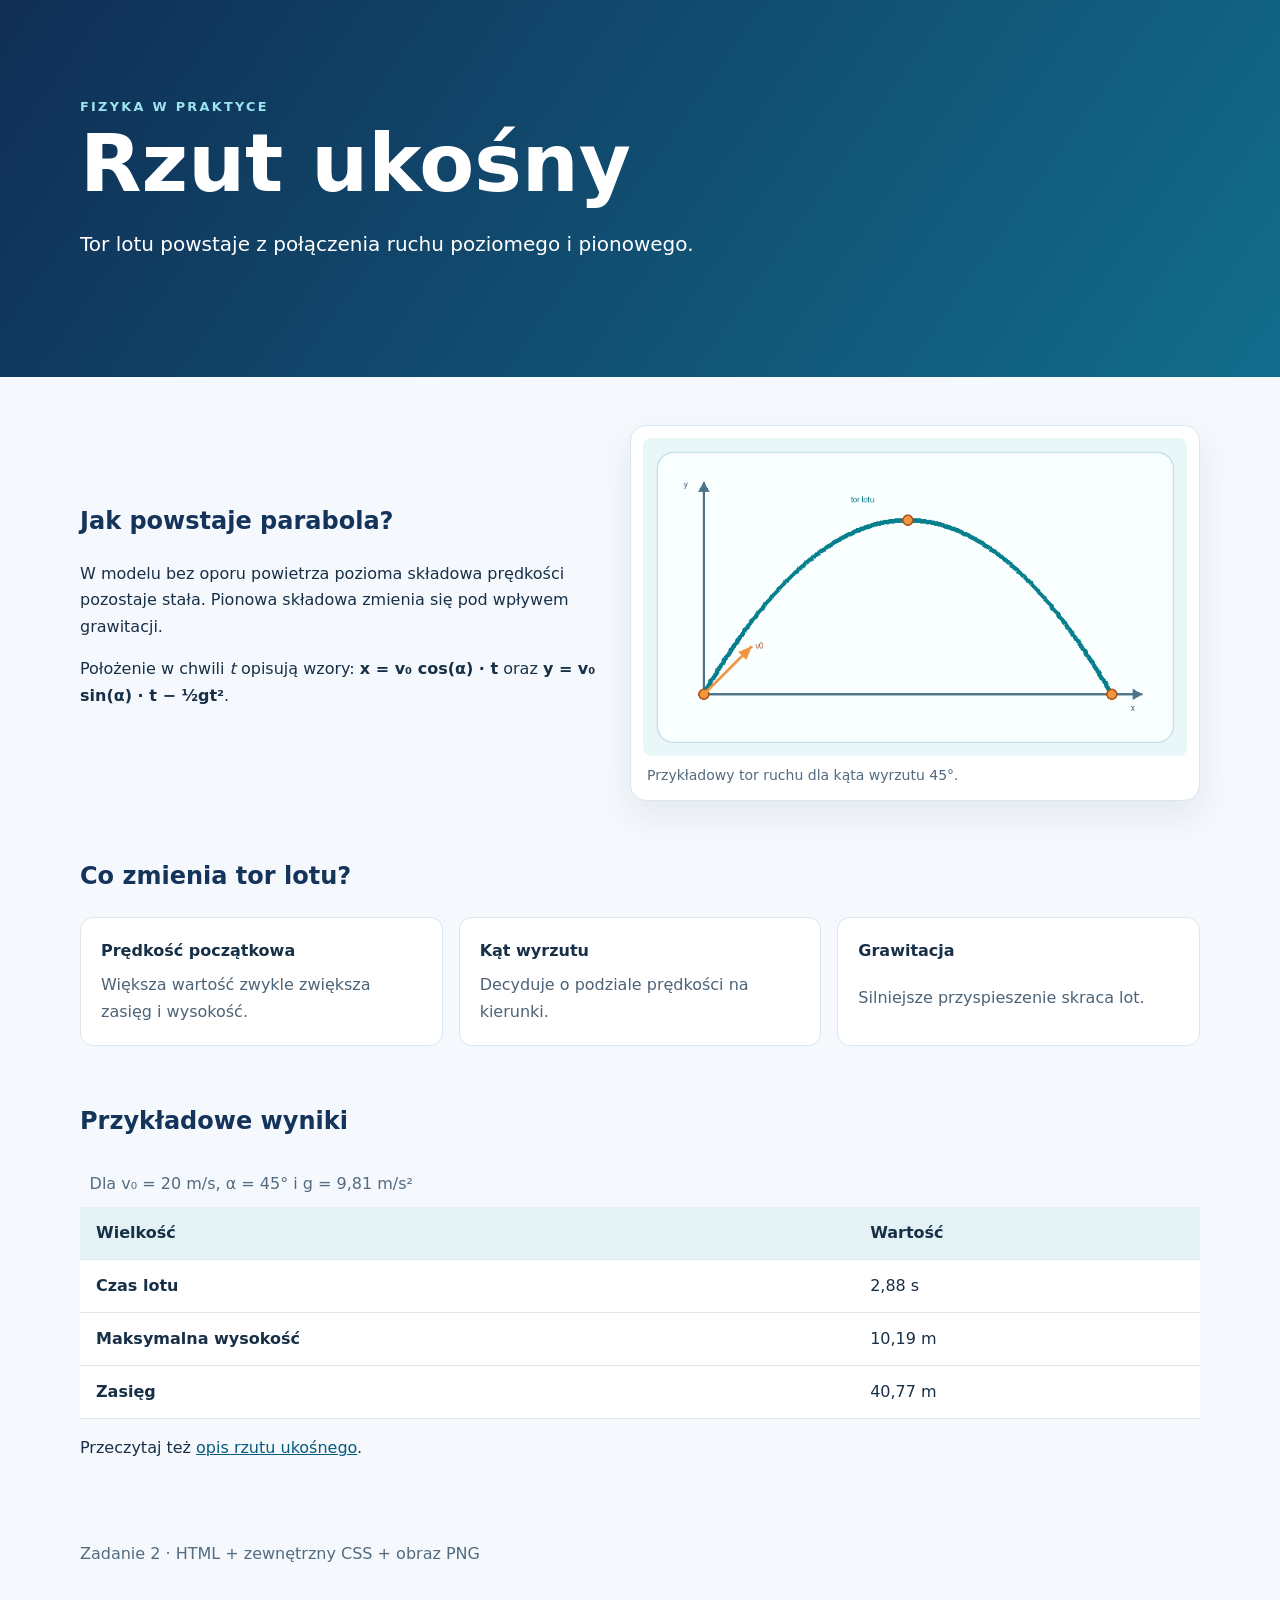
<file: assets/solutions_www/06_sol_www/02_sol/index.html>
<!doctype html>
<html lang="pl">
<head>
  <meta charset="utf-8">
  <meta name="viewport" content="width=device-width, initial-scale=1">
  <title>Rzut ukośny — ilustrowany przewodnik</title>
  <link rel="stylesheet" href="style.css">
</head>
<body>
  <header class="hero">
    <div class="container">
      <p class="eyebrow">Fizyka w praktyce</p>
      <h1>Rzut ukośny</h1>
      <p class="lead">Tor lotu powstaje z połączenia ruchu poziomego i pionowego.</p>
    </div>
  </header>
  <main class="container">
    <section class="intro" aria-labelledby="opis">
      <div>
        <h2 id="opis">Jak powstaje parabola?</h2>
        <p>W modelu bez oporu powietrza pozioma składowa prędkości pozostaje stała. Pionowa składowa zmienia się pod wpływem grawitacji.</p>
        <p>Położenie w chwili <var>t</var> opisują wzory: <strong>x = v₀ cos(α) · t</strong> oraz <strong>y = v₀ sin(α) · t − ½gt²</strong>.</p>
      </div>
      <figure>
        <img src="images/rzut.png" width="720" height="420" alt="Paraboliczny tor rzutu ukośnego z zaznaczonym kierunkiem prędkości początkowej">
        <figcaption>Przykładowy tor ruchu dla kąta wyrzutu 45°.</figcaption>
      </figure>
    </section>
    <section aria-labelledby="parametry">
      <h2 id="parametry">Co zmienia tor lotu?</h2>
      <ul class="cards">
        <li><strong>Prędkość początkowa</strong><span>Większa wartość zwykle zwiększa zasięg i wysokość.</span></li>
        <li><strong>Kąt wyrzutu</strong><span>Decyduje o podziale prędkości na kierunki.</span></li>
        <li><strong>Grawitacja</strong><span>Silniejsze przyspieszenie skraca lot.</span></li>
      </ul>
    </section>
    <section aria-labelledby="wyniki">
      <h2 id="wyniki">Przykładowe wyniki</h2>
      <div class="table-wrap">
        <table>
          <caption>Dla v₀ = 20 m/s, α = 45° i g = 9,81 m/s²</caption>
          <thead><tr><th scope="col">Wielkość</th><th scope="col">Wartość</th></tr></thead>
          <tbody>
            <tr><th scope="row">Czas lotu</th><td>2,88 s</td></tr>
            <tr><th scope="row">Maksymalna wysokość</th><td>10,19 m</td></tr>
            <tr><th scope="row">Zasięg</th><td>40,77 m</td></tr>
          </tbody>
        </table>
      </div>
      <p>Przeczytaj też <a href="https://pl.wikipedia.org/wiki/Rzut_uko%C5%9Bny">opis rzutu ukośnego</a>.</p>
    </section>
  </main>
  <footer class="container"><p>Zadanie 2 · HTML + zewnętrzny CSS + obraz PNG</p></footer>
</body>
</html>
</file>
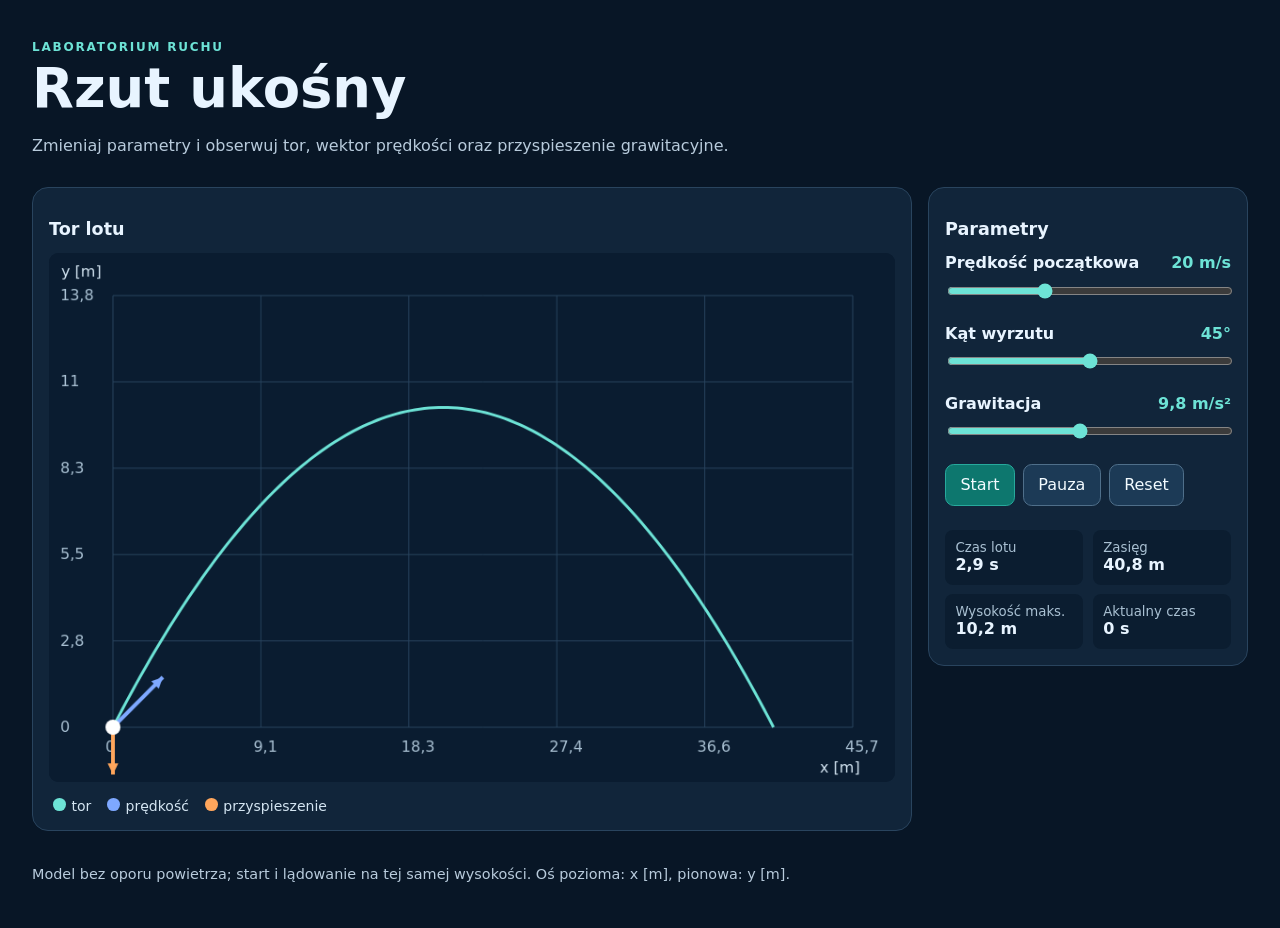
<file: assets/solutions_www/06_sol_www/03_sol/index.html>
<!doctype html>
<html lang="pl">
<head>
  <meta charset="utf-8">
  <meta name="viewport" content="width=device-width, initial-scale=1">
  <title>Rzut ukośny — symulator</title>
  <style>
    :root { color-scheme: dark; font-family: system-ui, sans-serif; background: #081626; color: #e8f4ff; }
    * { box-sizing: border-box; }
    body { margin: 0; min-height: 100vh; }
    header, main, footer { width: min(100% - 2rem, 76rem); margin-inline: auto; }
    header { padding: 2.5rem 0 1rem; }
    h1 { margin: .2rem 0; font-size: clamp(2rem, 5vw, 3.4rem); }
    h2 { font-size: 1.1rem; }
    p { color: #b8cbdc; }
    .eyebrow { margin: 0; color: #6de3d6; font-weight: 800; letter-spacing: .15em; text-transform: uppercase; font-size: .75rem; }
    .layout { display: grid; grid-template-columns: minmax(0, 1fr) minmax(17rem, 20rem); gap: 1rem; align-items: start; }
    .panel { padding: 1rem; background: #11253a; border: 1px solid #29445e; border-radius: 1rem; }
    canvas { display: block; width: 100%; height: auto; aspect-ratio: 16 / 10; background: #0a1c30; border-radius: .6rem; }
    .legend { display: flex; flex-wrap: wrap; gap: 1rem; margin: 1rem .25rem 0; color: #d4e5f2; font-size: .875rem; }
    .swatch { display: inline-block; width: .8rem; height: .8rem; margin-right: .35rem; border-radius: 50%; }
    .path { background: #6de3d6; } .velocity { background: #7ea8ff; } .acceleration { background: #ffa65c; }
    .control { display: block; margin-bottom: 1.3rem; }
    .control > span { display: flex; justify-content: space-between; gap: .5rem; font-weight: 650; }
    output { color: #6de3d6; font-variant-numeric: tabular-nums; }
    input[type=range] { width: 100%; margin-top: .65rem; accent-color: #6de3d6; }
    .buttons { display: flex; flex-wrap: wrap; gap: .5rem; }
    button { padding: .65rem .9rem; border: 1px solid #4f6f8a; border-radius: .55rem; background: #1c3a56; color: #f3fbff; font: inherit; cursor: pointer; }
    button:hover { background: #285374; }
    button:focus-visible, input:focus-visible { outline: 3px solid #ffd17e; outline-offset: 3px; }
    button.primary { background: #0d776e; border-color: #27a99c; }
    .stats { display: grid; grid-template-columns: repeat(2, 1fr); gap: .6rem; margin-top: 1.5rem; }
    .stat { padding: .65rem; background: #0b1d30; border-radius: .5rem; }
    .stat small { display: block; color: #a9c0d2; }
    .stat strong { font-variant-numeric: tabular-nums; }
    footer { padding: 1.25rem 0 2rem; font-size: .9rem; }
    @media (max-width: 790px) { .layout { grid-template-columns: 1fr; } }
    @media (prefers-reduced-motion: reduce) { * { scroll-behavior: auto !important; } }
  </style>
</head>
<body>
  <header>
    <p class="eyebrow">Laboratorium ruchu</p>
    <h1>Rzut ukośny</h1>
    <p>Zmieniaj parametry i obserwuj tor, wektor prędkości oraz przyspieszenie grawitacyjne.</p>
  </header>
  <main class="layout">
    <section class="panel" aria-labelledby="wykres-tytul">
      <h2 id="wykres-tytul">Tor lotu</h2>
      <canvas id="plot" width="900" height="560" role="img" aria-label="Tor rzutu ukośnego z wektorami prędkości i przyspieszenia">Twoja przeglądarka nie obsługuje elementu canvas.</canvas>
      <div class="legend" aria-hidden="true"><span><i class="swatch path"></i>tor</span><span><i class="swatch velocity"></i>prędkość</span><span><i class="swatch acceleration"></i>przyspieszenie</span></div>
    </section>
    <section class="panel" aria-labelledby="ustawienia-tytul">
      <h2 id="ustawienia-tytul">Parametry</h2>
      <label class="control" for="speed"><span>Prędkość początkowa <output id="speed-value" for="speed">20 m/s</output></span><input id="speed" type="range" min="5" max="50" step="1" value="20"></label>
      <label class="control" for="angle"><span>Kąt wyrzutu <output id="angle-value" for="angle">45°</output></span><input id="angle" type="range" min="5" max="85" step="1" value="45"></label>
      <label class="control" for="gravity"><span>Grawitacja <output id="gravity-value" for="gravity">9,8 m/s²</output></span><input id="gravity" type="range" min="1" max="20" step="0.1" value="9.8"></label>
      <div class="buttons"><button class="primary" id="start" type="button">Start</button><button id="pause" type="button">Pauza</button><button id="reset" type="button">Reset</button></div>
      <div class="stats" aria-live="polite">
        <div class="stat"><small>Czas lotu</small><strong id="flight-time">–</strong></div>
        <div class="stat"><small>Zasięg</small><strong id="range">–</strong></div>
        <div class="stat"><small>Wysokość maks.</small><strong id="height">–</strong></div>
        <div class="stat"><small>Aktualny czas</small><strong id="current-time">0 s</strong></div>
      </div>
    </section>
  </main>
  <footer><p>Model bez oporu powietrza; start i lądowanie na tej samej wysokości. Oś pozioma: x [m], pionowa: y [m].</p></footer>
  <script>
    'use strict';
    const canvas = document.getElementById('plot');
    const ctx = canvas.getContext('2d');
    const controls = ['speed', 'angle', 'gravity'].map(id => document.getElementById(id));
    const fmt = new Intl.NumberFormat('pl-PL', { maximumFractionDigits: 1 });
    let elapsed = 0;
    let playing = false;
    let previousFrame = null;

    function model() {
      const speed = Number(controls[0].value);
      const angle = Number(controls[1].value) * Math.PI / 180;
      const gravity = Number(controls[2].value);
      const vx = speed * Math.cos(angle);
      const vy0 = speed * Math.sin(angle);
      const flight = 2 * vy0 / gravity;
      return { speed, angle, gravity, vx, vy0, flight, range: vx * flight, height: vy0 * vy0 / (2 * gravity) };
    }
    function position(m, t) { return { x: m.vx * t, y: m.vy0 * t - m.gravity * t * t / 2 }; }
    function arrow(x1, y1, x2, y2, color) {
      const a = Math.atan2(y2 - y1, x2 - x1);
      ctx.strokeStyle = color; ctx.fillStyle = color; ctx.lineWidth = 4;
      ctx.beginPath(); ctx.moveTo(x1, y1); ctx.lineTo(x2, y2); ctx.stroke();
      ctx.beginPath(); ctx.moveTo(x2, y2);
      ctx.lineTo(x2 - 13 * Math.cos(a - .45), y2 - 13 * Math.sin(a - .45));
      ctx.lineTo(x2 - 13 * Math.cos(a + .45), y2 - 13 * Math.sin(a + .45));
      ctx.closePath(); ctx.fill();
    }
    function draw() {
      const m = model();
      const w = canvas.width, h = canvas.height;
      const left = 68, right = 45, top = 45, bottom = 58;
      const pw = w - left - right, ph = h - top - bottom;
      const xMax = Math.max(m.range * 1.12, 1);
      const yMax = Math.max(m.height * 1.35, 1);
      const sx = x => left + x / xMax * pw;
      const sy = y => h - bottom - y / yMax * ph;
      ctx.clearRect(0, 0, w, h);
      ctx.fillStyle = '#0a1c30'; ctx.fillRect(0, 0, w, h);
      ctx.font = '16px system-ui'; ctx.lineWidth = 1;
      for (let i = 0; i <= 5; i++) {
        const x = left + pw * i / 5, y = top + ph * i / 5;
        ctx.strokeStyle = '#29445e';
        ctx.beginPath(); ctx.moveTo(x, top); ctx.lineTo(x, h - bottom); ctx.moveTo(left, y); ctx.lineTo(w - right, y); ctx.stroke();
        ctx.fillStyle = '#a9c0d2';
        ctx.fillText(fmt.format(xMax * i / 5), x - 8, h - bottom + 26);
        ctx.fillText(fmt.format(yMax * (5 - i) / 5), 12, y + 5);
      }
      ctx.fillStyle = '#d4e5f2'; ctx.fillText('x [m]', w - 80, h - 10); ctx.fillText('y [m]', 13, 25);
      ctx.strokeStyle = '#6de3d6'; ctx.lineWidth = 3; ctx.beginPath();
      for (let i = 0; i <= 140; i++) {
        const p = position(m, m.flight * i / 140);
        if (i === 0) ctx.moveTo(sx(p.x), sy(p.y)); else ctx.lineTo(sx(p.x), sy(p.y));
      }
      ctx.stroke();
      const t = Math.min(elapsed, m.flight);
      const p = position(m, t);
      const px = sx(p.x), py = sy(Math.max(0, p.y));
      const vy = m.vy0 - m.gravity * t;
      const vLength = 75 / m.speed;
      arrow(px, py, px + m.vx * vLength, py - vy * vLength, '#7ea8ff');
      arrow(px, py, px, py + 50, '#ffa65c');
      ctx.fillStyle = '#ffffff'; ctx.beginPath(); ctx.arc(px, py, 8, 0, 2 * Math.PI); ctx.fill();
      document.getElementById('flight-time').textContent = fmt.format(m.flight) + ' s';
      document.getElementById('range').textContent = fmt.format(m.range) + ' m';
      document.getElementById('height').textContent = fmt.format(m.height) + ' m';
      document.getElementById('current-time').textContent = fmt.format(t) + ' s';
      canvas.setAttribute('aria-label', `Tor rzutu: zasięg ${fmt.format(m.range)} metrów, wysokość ${fmt.format(m.height)} metrów, aktualny czas ${fmt.format(t)} sekund; pokazano wektory prędkości i przyspieszenia.`);
    }
    function frame(now) {
      if (!playing) return;
      if (previousFrame !== null) elapsed += Math.min((now - previousFrame) / 1000, .1);
      previousFrame = now;
      if (elapsed >= model().flight) { elapsed = model().flight; playing = false; previousFrame = null; }
      draw();
      if (playing) requestAnimationFrame(frame);
    }
    function stop() { playing = false; previousFrame = null; }
    controls.forEach((input, i) => input.addEventListener('input', () => {
      const unit = [' m/s', '°', ' m/s²'][i];
      document.getElementById(input.id + '-value').textContent = fmt.format(Number(input.value)) + unit;
      elapsed = 0; previousFrame = null; draw();
    }));
    document.getElementById('start').addEventListener('click', () => {
      if (playing) return;
      if (elapsed >= model().flight) elapsed = 0;
      playing = true; previousFrame = null; requestAnimationFrame(frame);
    });
    document.getElementById('pause').addEventListener('click', stop);
    document.getElementById('reset').addEventListener('click', () => { stop(); elapsed = 0; draw(); });
    draw();
  </script>
</body>
</html>
</file>
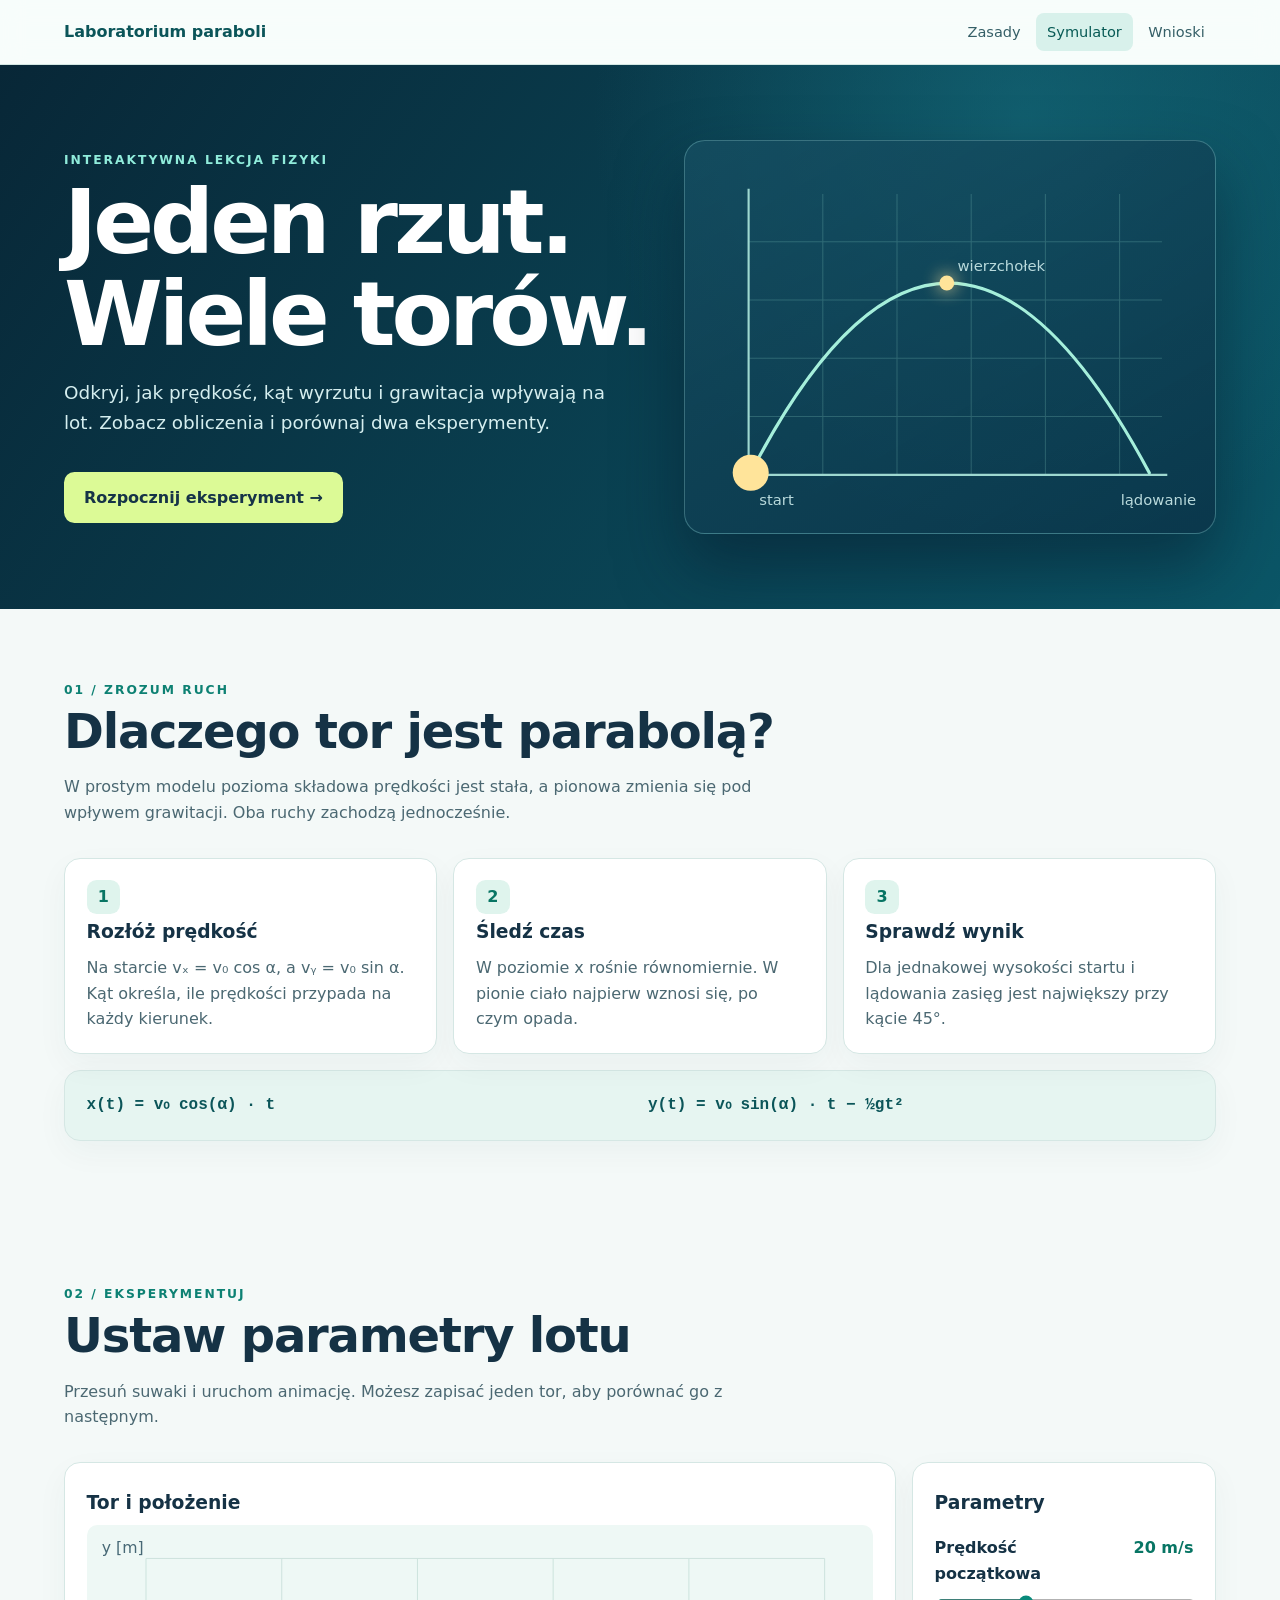
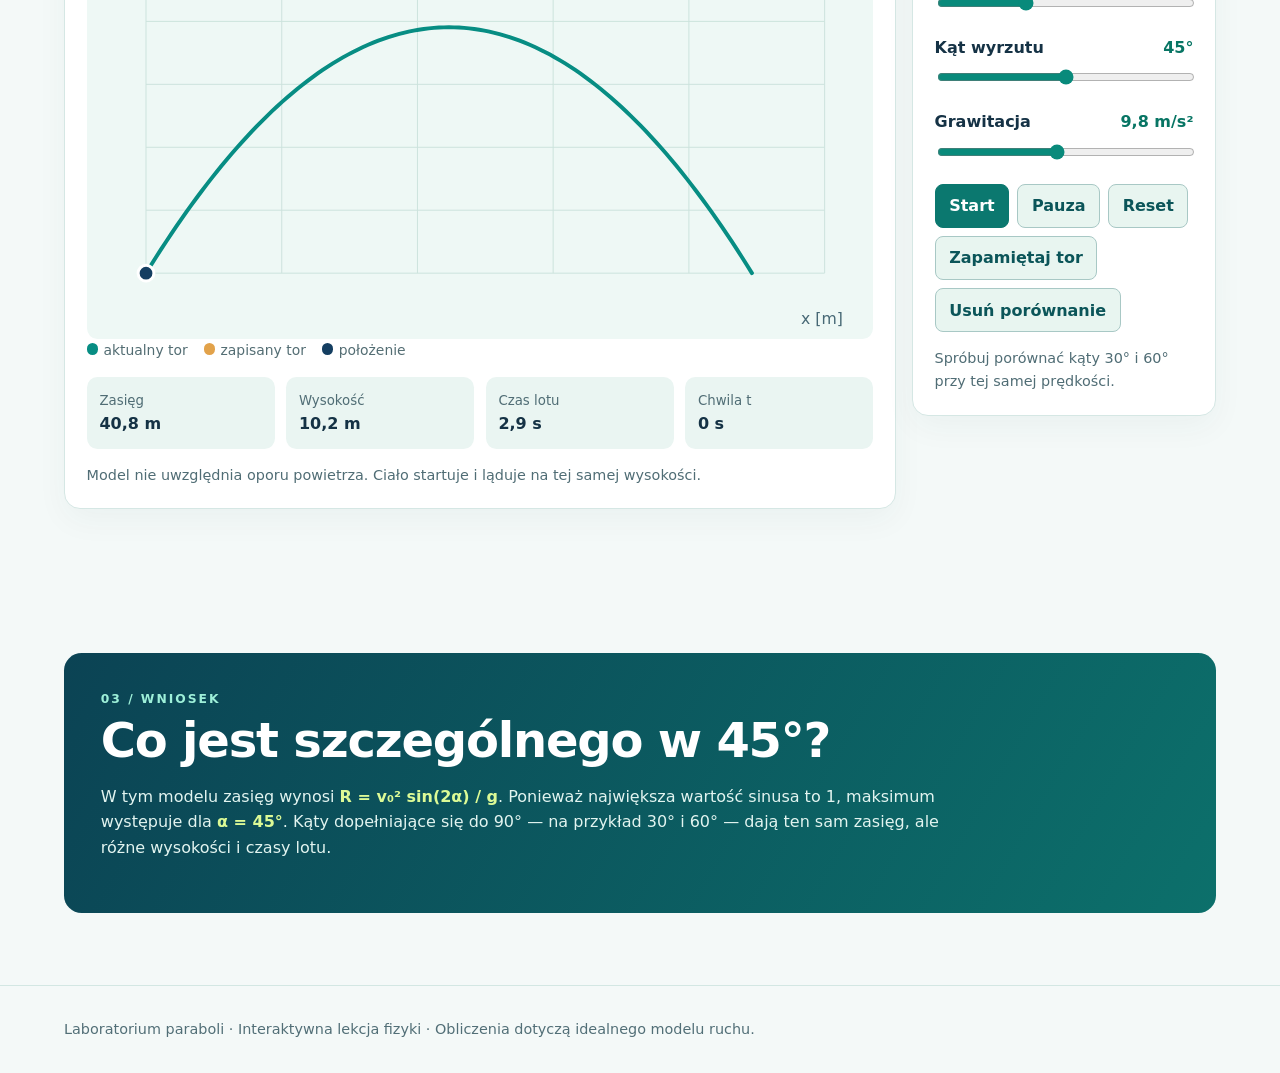
<file: assets/solutions_www/do_publikacji/edukacja/index.html>
<!doctype html>
<html lang="pl">
<head>
  <meta charset="utf-8">
  <meta name="viewport" content="width=device-width, initial-scale=1">
  <meta name="description" content="Interaktywna lekcja fizyki: zbadaj rzut ukośny i sprawdź wpływ prędkości, kąta oraz grawitacji na tor lotu.">
  <title>Laboratorium paraboli — rzut ukośny</title>
  <style>
    :root{font-family:system-ui,sans-serif;color:#153245;background:#f4f9f8;scroll-behavior:smooth}
    *{box-sizing:border-box}body{margin:0;line-height:1.6}button,input{font:inherit}
    .wrap{width:min(100% - 2rem,72rem);margin-inline:auto}
    .nav{position:sticky;top:0;z-index:10;background:#f8fdfbea;border-bottom:1px solid #d3e7e3;backdrop-filter:blur(12px)}
    .nav .wrap{min-height:4rem;display:flex;align-items:center;justify-content:space-between;gap:1rem}
    .brand{font-weight:850;color:#0b5559;text-decoration:none;white-space:nowrap}
    .nav-links{display:flex;flex-wrap:wrap;gap:.25rem}.nav-links a{padding:.45rem .7rem;border-radius:.5rem;color:#355f67;text-decoration:none;font-size:.91rem}
    .nav-links a:hover,.nav-links a[aria-current=location]{background:#d8f1eb;color:#075a55}
    a:focus-visible,button:focus-visible,input:focus-visible{outline:3px solid #ffbd69;outline-offset:3px}
    .hero{overflow:hidden;color:white;background:radial-gradient(circle at 80% 10%,#1b81906b,transparent 38%),linear-gradient(125deg,#082737,#0b5667)}
    .hero-grid{min-height:34rem;padding-block:4rem;display:grid;grid-template-columns:1.05fr .95fr;gap:2rem;align-items:center}
    .eyebrow{display:block;color:#0d8173;font-size:.77rem;font-weight:800;letter-spacing:.16em;text-transform:uppercase}.hero .eyebrow{color:#90ecdb}
    h1{margin:.3rem 0 1rem;font-size:clamp(2.7rem,7vw,5.8rem);line-height:1.03;letter-spacing:-.045em}h2{margin:.25rem 0 .7rem;font-size:clamp(1.9rem,4vw,3rem);line-height:1.12;letter-spacing:-.025em}
    h3{margin:.2rem 0 .5rem}.hero p{max-width:34rem;color:#d5eeef;font-size:1.15rem}
    .cta{display:inline-block;margin-top:1rem;padding:.8rem 1.25rem;border-radius:.65rem;background:#dcfa96;color:#163348;font-weight:800;text-decoration:none}
    .cta:hover{background:#edffc1}.hero-art{position:relative;overflow:hidden;border:1px solid #94dcda55;border-radius:1.3rem;background:linear-gradient(150deg,#174f63b3,#0a3146c9);box-shadow:0 2rem 4rem #061a2b80}
    .hero-art svg{display:block;width:100%;height:auto}.hero-art .trajectory{fill:none;stroke:#a5efdb;stroke-width:3;stroke-linecap:round;stroke-dasharray:680;animation:drawpath 3s ease both}
    .hero-art .launch{fill:#ffe49a;animation:pulse 2.4s ease-in-out infinite}.hero-art .gridline{fill:none;stroke:#a5efdb33;stroke-width:1}
    .hero-art .text{fill:#b9dadc;font:14px system-ui,sans-serif}.hero-art .point{fill:#ffe49a;filter:drop-shadow(0 0 8px #ffe49a)}
    @keyframes drawpath{from{stroke-dashoffset:680}to{stroke-dashoffset:0}}@keyframes pulse{50%{opacity:.4;transform:scale(1.35);transform-origin:62px 313px}}
    section.content{padding-block:4.5rem;scroll-margin-top:5rem}.section-head{max-width:46rem;margin-bottom:2rem}.section-head p{color:#4b6872}
    .cards{display:grid;grid-template-columns:repeat(3,minmax(0,1fr));gap:1rem}.card,.lab,.formula{padding:1.35rem;border:1px solid #d5e7e4;border-radius:1rem;background:white;box-shadow:0 .7rem 2rem #10414c0b}
    .card .number{display:grid;place-items:center;width:2.1rem;height:2.1rem;border-radius:.6rem;background:#dff4ed;color:#087564;font-weight:850}.card p{margin:0;color:#4b6872}
    .formula{display:grid;grid-template-columns:1fr 1fr;gap:1rem;margin-top:1rem;background:#e6f5f1;color:#0b5559;font-weight:750;overflow-x:auto}
    .formula code{font-family:ui-monospace,monospace;white-space:nowrap}
    .lab-grid{display:grid;grid-template-columns:minmax(0,1fr) minmax(16rem,19rem);gap:1rem}.plot{display:block;width:100%;height:auto;border-radius:.65rem;background:#eef8f5}
    .legend{display:flex;gap:1rem;flex-wrap:wrap;color:#536d73;font-size:.87rem}.legend span::before{content:'';display:inline-block;width:.7rem;height:.7rem;margin-right:.35rem;border-radius:50%;background:#078d83}.legend .saved::before{background:#e2a24a}.legend .body::before{background:#143e61}
    .controls{align-self:start}.control{display:block;margin:1.1rem 0 1.5rem}.control span{display:flex;justify-content:space-between;gap:.5rem;font-weight:700}.control output{color:#087564;font-variant-numeric:tabular-nums;white-space:nowrap}
    .control input{display:block;width:100%;margin-top:.55rem;accent-color:#098a7b}.buttons{display:flex;flex-wrap:wrap;gap:.5rem;margin-top:1.2rem}
    button{min-height:2.6rem;padding:.52rem .85rem;border:1px solid #a8c8c5;border-radius:.5rem;background:#e8f5f0;color:#0b5559;font-weight:750;cursor:pointer}button:hover{background:#d0ece2}button.primary{background:#0b786f;border-color:#0b786f;color:white}button.primary:hover{background:#075e59}
    .stats{display:grid;grid-template-columns:repeat(4,1fr);gap:.7rem;margin-top:1rem}.stat{padding:.8rem;border-radius:.65rem;background:#eaf5f2}.stat small{display:block;color:#506d75}.stat strong{font-variant-numeric:tabular-nums}
    .note{margin-bottom:0;color:#506d75;font-size:.9rem}.insight{padding:2.3rem;border-radius:1.1rem;background:linear-gradient(120deg,#0b4354,#0c706b);color:white}.insight p{max-width:53rem;color:#e2f4f0}.insight strong{color:#dcfa96}
    footer{padding:2rem 0;border-top:1px solid #d3e7e3;color:#526f77;font-size:.9rem}
    @media(max-width:850px){.hero-grid,.lab-grid{grid-template-columns:1fr}.hero-art{max-width:36rem}.cards{grid-template-columns:1fr 1fr}}
    @media(max-width:620px){.nav .wrap{align-items:flex-start;flex-direction:column;padding-block:.5rem}.hero-grid{padding-block:2.7rem}.hero-art{display:none}.cards,.formula,.stats{grid-template-columns:1fr 1fr}}
    @media(max-width:410px){.cards,.formula,.stats{grid-template-columns:1fr}}
    @media(prefers-reduced-motion:reduce){:root{scroll-behavior:auto}.trajectory,.hero-art .launch{animation:none}}
  </style>
</head>
<body>
  <nav class="nav" aria-label="Nawigacja główna"><div class="wrap"><a class="brand" href="#start">Laboratorium paraboli</a><div class="nav-links"><a href="#zasady">Zasady</a><a href="#laboratorium">Symulator</a><a href="#wnioski">Wnioski</a></div></div></nav>
  <header class="hero" id="start"><div class="wrap hero-grid"><div><span class="eyebrow">Interaktywna lekcja fizyki</span><h1>Jeden rzut.<br>Wiele torów.</h1><p>Odkryj, jak prędkość, kąt wyrzutu i grawitacja wpływają na lot. Zobacz obliczenia i porównaj dwa eksperymenty.</p><a class="cta" href="#laboratorium">Rozpocznij eksperyment →</a></div><div class="hero-art" aria-hidden="true"><svg viewBox="0 0 500 370"><path class="gridline" d="M60 50V315H450 M60 260H450 M60 205H450 M60 150H450 M60 95H450 M130 50V315 M200 50V315 M270 50V315 M340 50V315 M410 50V315"/><path d="M60 315H455 M60 315V45" fill="none" stroke="#9ed8d0" stroke-width="2"/><path d="M62 313 Q247 -45 438 313" fill="none" stroke="#a5efdb55" stroke-width="2"/><path class="trajectory" d="M62 313 Q247 -45 438 313"/><circle class="launch" cx="62" cy="313" r="17"/><circle class="point" cx="247" cy="134" r="7"/><text class="text" x="70" y="343">start</text><text class="text" x="411" y="343">lądowanie</text><text class="text" x="257" y="123">wierzchołek</text></svg></div></div></header>
  <main>
    <section class="content wrap" id="zasady"><div class="section-head"><span class="eyebrow">01 / Zrozum ruch</span><h2>Dlaczego tor jest parabolą?</h2><p>W prostym modelu pozioma składowa prędkości jest stała, a pionowa zmienia się pod wpływem grawitacji. Oba ruchy zachodzą jednocześnie.</p></div><div class="cards"><article class="card"><span class="number">1</span><h3>Rozłóż prędkość</h3><p>Na starcie vₓ = v₀ cos α, a vᵧ = v₀ sin α. Kąt określa, ile prędkości przypada na każdy kierunek.</p></article><article class="card"><span class="number">2</span><h3>Śledź czas</h3><p>W poziomie x rośnie równomiernie. W pionie ciało najpierw wznosi się, po czym opada.</p></article><article class="card"><span class="number">3</span><h3>Sprawdź wynik</h3><p>Dla jednakowej wysokości startu i lądowania zasięg jest największy przy kącie 45°.</p></article></div><div class="formula" aria-label="Wzory na położenie w czasie"><code>x(t) = v₀ cos(α) · t</code><code>y(t) = v₀ sin(α) · t − ½gt²</code></div></section>
    <section class="content wrap" id="laboratorium"><div class="section-head"><span class="eyebrow">02 / Eksperymentuj</span><h2>Ustaw parametry lotu</h2><p>Przesuń suwaki i uruchom animację. Możesz zapisać jeden tor, aby porównać go z następnym.</p></div><div class="lab-grid"><div class="lab"><h3>Tor i położenie</h3><svg class="plot" id="plot" viewBox="0 0 800 420" role="img" aria-label="Wykres rzutu ukośnego"><g id="grid"></g><path id="saved-path" fill="none" stroke="#e2a24a" stroke-width="3" stroke-dasharray="8 7"></path><path id="flight-path" fill="none" stroke="#078d83" stroke-width="4" stroke-linecap="round"></path><circle id="ball" r="8" fill="#143e61" stroke="white" stroke-width="3"></circle><text x="15" y="28" fill="#476875" font-size="16">y [m]</text><text x="726" y="406" fill="#476875" font-size="16">x [m]</text></svg><div class="legend" aria-hidden="true"><span>aktualny tor</span><span class="saved">zapisany tor</span><span class="body">położenie</span></div><div class="stats"><div class="stat"><small>Zasięg</small><strong id="range">—</strong></div><div class="stat"><small>Wysokość</small><strong id="height">—</strong></div><div class="stat"><small>Czas lotu</small><strong id="flight-time">—</strong></div><div class="stat"><small>Chwila t</small><strong id="elapsed">0 s</strong></div></div><p class="note">Model nie uwzględnia oporu powietrza. Ciało startuje i ląduje na tej samej wysokości.</p></div><div class="lab controls"><h3>Parametry</h3><label class="control" for="speed"><span>Prędkość początkowa <output id="speed-value" for="speed">20 m/s</output></span><input id="speed" type="range" min="5" max="50" step="1" value="20"></label><label class="control" for="angle"><span>Kąt wyrzutu <output id="angle-value" for="angle">45°</output></span><input id="angle" type="range" min="5" max="85" step="1" value="45"></label><label class="control" for="gravity"><span>Grawitacja <output id="gravity-value" for="gravity">9,8 m/s²</output></span><input id="gravity" type="range" min="1" max="20" step="0.1" value="9.8"></label><div class="buttons"><button id="play" class="primary" type="button">Start</button><button id="pause" type="button">Pauza</button><button id="reset" type="button">Reset</button><button id="compare" type="button">Zapamiętaj tor</button><button id="clear-compare" type="button">Usuń porównanie</button></div><p class="note">Spróbuj porównać kąty 30° i 60° przy tej samej prędkości.</p></div></div></section>
    <section class="content wrap" id="wnioski"><div class="insight"><span class="eyebrow" style="color:#9ef0d9">03 / Wniosek</span><h2>Co jest szczególnego w 45°?</h2><p>W tym modelu zasięg wynosi <strong>R = v₀² sin(2α) / g</strong>. Ponieważ największa wartość sinusa to 1, maksimum występuje dla <strong>α = 45°</strong>. Kąty dopełniające się do 90° — na przykład 30° i 60° — dają ten sam zasięg, ale różne wysokości i czasy lotu.</p></div></section>
  </main>
  <footer><div class="wrap">Laboratorium paraboli · Interaktywna lekcja fizyki · Obliczenia dotyczą idealnego modelu ruchu.</div></footer>
  <script>
    'use strict';
    const inputs = ['speed', 'angle', 'gravity'].map(id => document.getElementById(id));
    const fmt = new Intl.NumberFormat('pl-PL', { maximumFractionDigits: 1 });
    const grid = document.getElementById('grid');
    const flightPath = document.getElementById('flight-path');
    const savedPath = document.getElementById('saved-path');
    const ball = document.getElementById('ball');
    let saved = null, elapsed = 0, playing = false, previous = null;
    for (let i = 0; i <= 5; i++) {
      const x = 60 + 690 * i / 5, y = 34 + 320 * i / 5;
      const v = document.createElementNS('http://www.w3.org/2000/svg', 'path');
      v.setAttribute('d', `M${x} 34V354 M60 ${y}H750`);
      v.setAttribute('stroke', '#cde3dd'); grid.append(v);
    }
    function model() {
      const speed = Number(inputs[0].value), angle = Number(inputs[1].value) * Math.PI / 180, gravity = Number(inputs[2].value);
      const vx = speed * Math.cos(angle), vy = speed * Math.sin(angle);
      const time = 2 * vy / gravity;
      return { speed, angle, gravity, vx, vy, time, range: vx * time, height: vy * vy / (2 * gravity) };
    }
    function point(m, t) { return { x: m.vx * t, y: Math.max(0, m.vy * t - m.gravity * t * t / 2) }; }
    function stop() { playing = false; previous = null; }
    function draw() {
      const m = model();
      const xMax = Math.max(m.range, saved?.range || 0, 1) * 1.12;
      const yMax = Math.max(m.height, saved?.height || 0, 1) * 1.28;
      const sx = x => 60 + 690 * x / xMax;
      const sy = y => 354 - 320 * y / yMax;
      function curve(item) {
        let d = '';
        for (let i = 0; i <= 120; i++) { const p = point(item, item.time * i / 120); d += `${i ? ' L' : 'M'}${sx(p.x).toFixed(2)},${sy(p.y).toFixed(2)}`; }
        return d;
      }
      flightPath.setAttribute('d', curve(m));
      savedPath.setAttribute('d', saved ? curve(saved) : '');
      const p = point(m, Math.min(elapsed, m.time));
      ball.setAttribute('cx', sx(p.x)); ball.setAttribute('cy', sy(p.y));
      document.getElementById('range').textContent = fmt.format(m.range) + ' m';
      document.getElementById('height').textContent = fmt.format(m.height) + ' m';
      document.getElementById('flight-time').textContent = fmt.format(m.time) + ' s';
      document.getElementById('elapsed').textContent = fmt.format(Math.min(elapsed, m.time)) + ' s';
      inputs.forEach((input, i) => { document.getElementById(input.id + '-value').textContent = fmt.format(Number(input.value)) + [' m/s', '°', ' m/s²'][i]; });
      document.getElementById('plot').setAttribute('aria-label', `Tor rzutu: zasięg ${fmt.format(m.range)} metrów, wysokość ${fmt.format(m.height)} metrów, czas lotu ${fmt.format(m.time)} sekund. Aktualna chwila ${fmt.format(Math.min(elapsed, m.time))} sekund.`);
    }
    function tick(now) {
      if (!playing) return;
      if (previous !== null) elapsed += Math.min((now - previous) / 1000, .1);
      previous = now;
      if (elapsed >= model().time) { elapsed = model().time; stop(); }
      draw(); if (playing) requestAnimationFrame(tick);
    }
    inputs.forEach(input => input.addEventListener('input', () => { stop(); elapsed = 0; draw(); }));
    document.getElementById('play').addEventListener('click', () => { if (playing) return; if (elapsed >= model().time) elapsed = 0; playing = true; previous = null; requestAnimationFrame(tick); });
    document.getElementById('pause').addEventListener('click', stop);
    document.getElementById('reset').addEventListener('click', () => { stop(); elapsed = 0; draw(); });
    document.getElementById('compare').addEventListener('click', () => { saved = model(); draw(); });
    document.getElementById('clear-compare').addEventListener('click', () => { saved = null; draw(); });
    draw();
    if ('IntersectionObserver' in window) {
      const links = [...document.querySelectorAll('.nav-links a')];
      const observer = new IntersectionObserver(entries => { entries.forEach(entry => { if (!entry.isIntersecting) return; links.forEach(link => { const active = link.hash === '#' + entry.target.id; if (active) link.setAttribute('aria-current', 'location'); else link.removeAttribute('aria-current'); }); }); }, { rootMargin: '-20% 0px -65% 0px' });
      document.querySelectorAll('main section[id]').forEach(section => observer.observe(section));
    }
  </script>
</body>
</html>
</file>
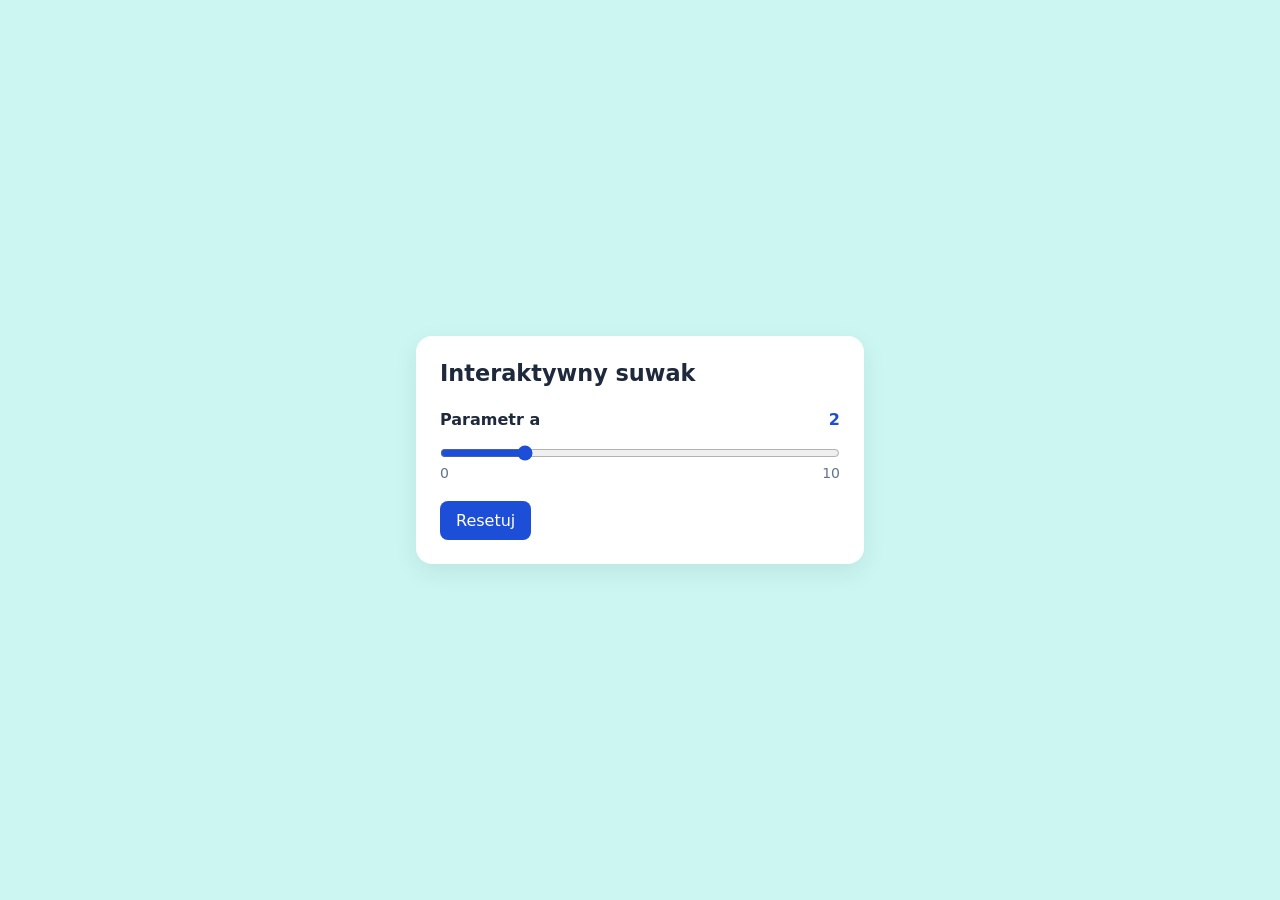
<file: assets/examples/java_index.html>
<!DOCTYPE html>
<html lang="pl">
<head>
    <meta charset="UTF-8">
    <meta name="viewport" content="width=device-width, initial-scale=1">
    <title>Suwak parametru a</title>
    <style>
        body {
            min-height: 100vh;
            margin: 0;
            padding: 1rem;
            display: grid;
            place-items: center;
            box-sizing: border-box;
            font-family: system-ui, sans-serif;
            color: #1e293b;
            background-color: #f1f5f9;
            transition: background-color 180ms ease;
        }
        main {
            width: min(100%, 28rem);
            padding: 1.5rem;
            box-sizing: border-box;
            border-radius: 1rem;
            background: white;
            box-shadow: 0 8px 24px #0f2a2914;
        }
        h1 { margin: 0 0 1.5rem; font-size: 1.4rem; }
        label, .zakres { display: flex; justify-content: space-between; }
        label { font-weight: 600; }
        output { color: #1d4ed8; }
        input { width: 100%; margin: 1rem 0 0.25rem; accent-color: #1d4ed8; }
        .zakres { margin: 0; color: #64748b; font-size: 0.875rem; }
        button {
            margin-top: 1.25rem;
            padding: 0.65rem 1rem;
            border: 0;
            border-radius: 0.5rem;
            color: white;
            background: #1d4ed8;
            font: inherit;
            cursor: pointer;
        }
        button:hover { background: #1e40af; }
        button:focus-visible { outline: 3px solid #93c5fd; outline-offset: 2px; }
    </style>
</head>
<body>

    <main>
        <h1>Interaktywny suwak</h1>
        <label for="parametr">Parametr a <output id="wartosc" for="parametr" aria-live="polite">2</output></label>
        <input id="parametr" type="range" min="0" max="10" step="0.5" value="2">
        <p class="zakres"><span>0</span><span>10</span></p>
        <button id="reset" type="button">Resetuj</button>
    </main>

<script>
    const suwak = document.getElementById("parametr");
    const wynik = document.getElementById("wartosc");
    const reset = document.getElementById("reset");
    const wartoscPoczatkowa = suwak.defaultValue;

    const format = new Intl.NumberFormat("pl-PL", { maximumFractionDigits: 1 });

    function aktualizujWartosc() {
        const wartosc = Number(suwak.value);
        wynik.textContent = format.format(wartosc);
        const odcien = 210 - wartosc * 18;
        document.body.style.backgroundColor = "hsl(" + odcien + ", 70%, 88%)";
    }

    suwak.addEventListener("input", aktualizujWartosc);
    reset.addEventListener("click", () => {
        suwak.value = wartoscPoczatkowa;
        aktualizujWartosc();
    });
    aktualizujWartosc();
</script>

</body>
</html>
</file>
<file: assets/solutions_www/02_sol/style.css>
:root { color-scheme: light; font-family: system-ui, sans-serif; color: #183047; background: #f5f8fc; }
* { box-sizing: border-box; }
body { margin: 0; line-height: 1.65; }
.container { width: min(100% - 2rem, 70rem); margin-inline: auto; }
.hero { padding: clamp(3rem, 8vw, 6rem) 0; color: white; background: linear-gradient(125deg, #102e55, #126d8c); }
.eyebrow { margin: 0; color: #9ce4ef; font-size: .8rem; font-weight: 800; letter-spacing: .18em; text-transform: uppercase; }
h1 { margin: .2rem 0; font-size: clamp(2.8rem, 7vw, 5rem); line-height: 1.1; }
.lead { max-width: 42rem; font-size: 1.25rem; }
h2 { margin-top: 0; color: #14345b; }
main { padding-block: 3rem; }
section + section { margin-top: 3.5rem; }
.intro { display: grid; grid-template-columns: minmax(0, 1fr) minmax(0, 1.1fr); gap: 2rem; align-items: center; }
figure { margin: 0; padding: .75rem; background: white; border: 1px solid #dbe6ef; border-radius: 1rem; box-shadow: 0 15px 35px #1b466014; }
img { display: block; max-width: 100%; height: auto; border-radius: .5rem; }
figcaption { padding: .5rem .25rem .1rem; color: #536b80; font-size: .875rem; }
.cards { display: grid; grid-template-columns: repeat(3, 1fr); gap: 1rem; margin: 0; padding: 0; list-style: none; }
.cards li { display: grid; gap: .5rem; padding: 1.25rem; background: white; border: 1px solid #dbe6ef; border-radius: .8rem; }
.cards span { color: #4d6377; }
.table-wrap { overflow-x: auto; }
table { width: 100%; border-collapse: collapse; background: white; }
caption { padding: .6rem; text-align: left; color: #536b80; }
th, td { padding: .8rem 1rem; border-bottom: 1px solid #dbe6ef; text-align: left; }
thead { background: #e4f2f5; }
a { color: #075b80; }
a:focus-visible { outline: 3px solid #ffae4b; outline-offset: 3px; }
footer { padding-bottom: 2rem; color: #536b80; }
@media (max-width: 700px) { .intro, .cards { grid-template-columns: 1fr; } }
</file>
<file: assets/solutions_www/06_sol_www/02_sol/style.css>
:root { color-scheme: light; font-family: system-ui, sans-serif; color: #183047; background: #f5f8fc; }
* { box-sizing: border-box; }
body { margin: 0; line-height: 1.65; }
.container { width: min(100% - 2rem, 70rem); margin-inline: auto; }
.hero { padding: clamp(3rem, 8vw, 6rem) 0; color: white; background: linear-gradient(125deg, #102e55, #126d8c); }
.eyebrow { margin: 0; color: #9ce4ef; font-size: .8rem; font-weight: 800; letter-spacing: .18em; text-transform: uppercase; }
h1 { margin: .2rem 0; font-size: clamp(2.8rem, 7vw, 5rem); line-height: 1.1; }
.lead { max-width: 42rem; font-size: 1.25rem; }
h2 { margin-top: 0; color: #14345b; }
main { padding-block: 3rem; }
section + section { margin-top: 3.5rem; }
.intro { display: grid; grid-template-columns: minmax(0, 1fr) minmax(0, 1.1fr); gap: 2rem; align-items: center; }
figure { margin: 0; padding: .75rem; background: white; border: 1px solid #dbe6ef; border-radius: 1rem; box-shadow: 0 15px 35px #1b466014; }
img { display: block; max-width: 100%; height: auto; border-radius: .5rem; }
figcaption { padding: .5rem .25rem .1rem; color: #536b80; font-size: .875rem; }
.cards { display: grid; grid-template-columns: repeat(3, 1fr); gap: 1rem; margin: 0; padding: 0; list-style: none; }
.cards li { display: grid; gap: .5rem; padding: 1.25rem; background: white; border: 1px solid #dbe6ef; border-radius: .8rem; }
.cards span { color: #4d6377; }
.table-wrap { overflow-x: auto; }
table { width: 100%; border-collapse: collapse; background: white; }
caption { padding: .6rem; text-align: left; color: #536b80; }
th, td { padding: .8rem 1rem; border-bottom: 1px solid #dbe6ef; text-align: left; }
thead { background: #e4f2f5; }
a { color: #075b80; }
a:focus-visible { outline: 3px solid #ffae4b; outline-offset: 3px; }
footer { padding-bottom: 2rem; color: #536b80; }
@media (max-width: 700px) { .intro, .cards { grid-template-columns: 1fr; } }
</file>
